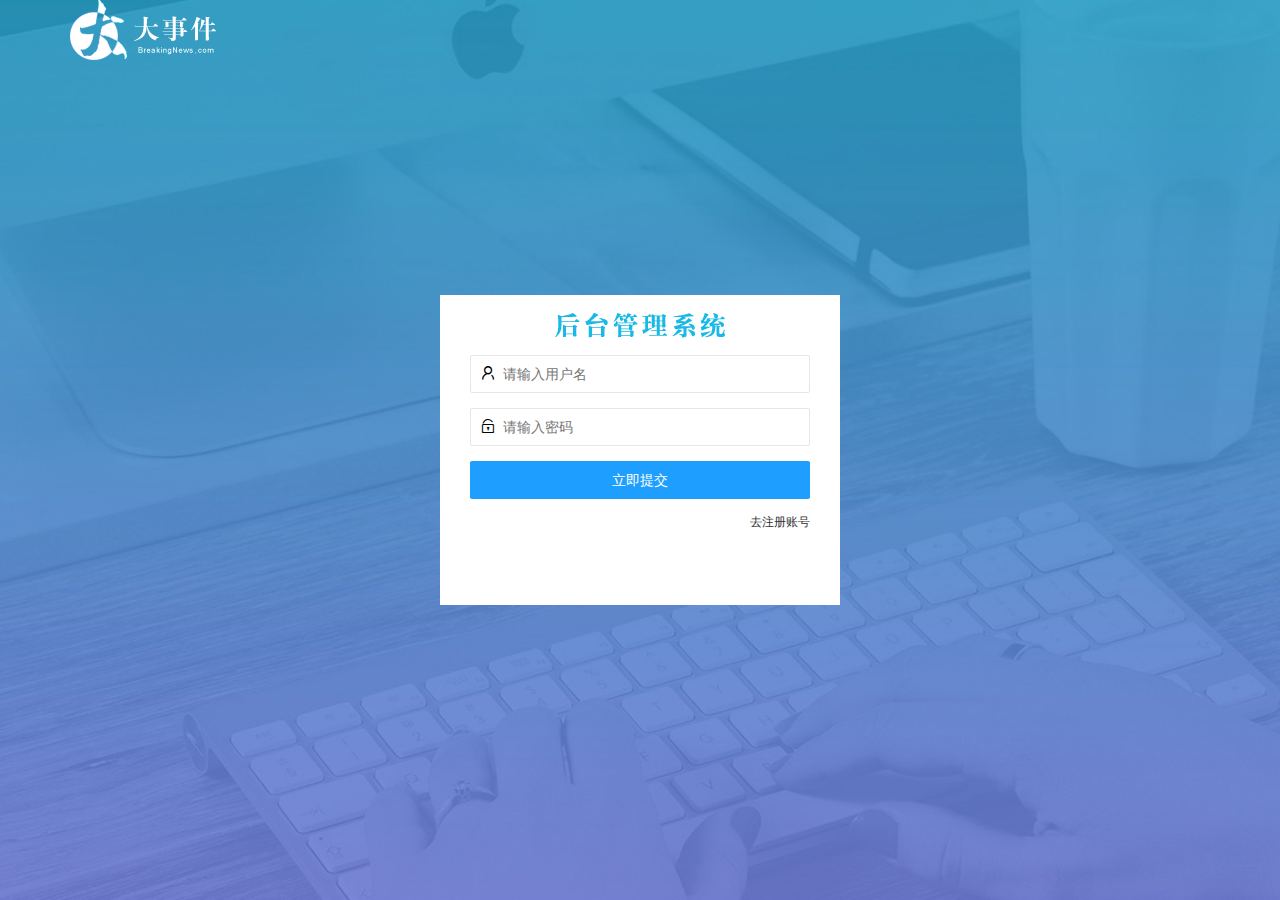
<file: login.html>
<!DOCTYPE html>
<html lang="en">

<head>
    <meta charset="UTF-8">
    <meta name="viewport" content="width=device-width, initial-scale=1.0">
    <title>登陆</title>
    <link rel="stylesheet" href="assets/lib/layui/css/layui.css">
    <link rel="stylesheet" href="assets/css/login.css">
    <script src="assets/lib/jquery.js"></script>
    <script src="assets/lib/layui/layui.all.js"></script>
    <script src="assets/js/baseApi.js"></script>
    <script src="assets/js/login.js"></script>
</head>

<body>
    <!-- 头部的 Logo 区域 -->
    <div class="layui-main">
        <img src="assets/images/logo.png" alt="" />
    </div>

    <!-- 登录注册区域 -->
    <div class="loginAndRegBox">
        <div class="title-box"></div>
        <!-- 登录表单 -->
        <div class="login-box">
            <!-- 输入框 -->
            <form class="layui-form" id="form_login">
                <div class="layui-form-item">
                    <i class="layui-icon layui-icon-username"></i>
                    <input type="text" name="username" required lay-verify="required" placeholder="请输入用户名"
                        autocomplete="off" class="layui-input">
                </div>
                <div class="layui-form-item">
                    <i class="layui-icon layui-icon-password"></i>
                    <input type="password" name="password" required lay-verify="required|pwd" placeholder="请输入密码"
                        autocomplete="off" class="layui-input">
                </div>
                <div class="layui-form-item">
                    <button class="layui-btn layui-btn-fluid layui-btn-normal" lay-submit>立即提交</button>
                </div>
                <div class="layui-form-item links">
                    <a href="javascript:;" id="link_login">去注册账号</a>
                </div>
            </form>

        </div>
        <!-- 注册表单 -->
        <div class="reg-box">
            <form class="layui-form" id="form_reg">
                <div class="layui-form-item">
                    <i class="layui-icon layui-icon-username"></i>
                    <input type="text" name="username" required lay-verify="required" placeholder="请输入用户名"
                        autocomplete="off" class="layui-input">
                </div>
                <div class="layui-form-item">
                    <i class="layui-icon layui-icon-password"></i>
                    <input type="password" name="password" required lay-verify="required|pwd" placeholder="请输入密码"
                        autocomplete="off" class="layui-input">
                </div>
                <div class="layui-form-item">
                    <i class="layui-icon layui-icon-password"></i>
                    <input type="password" name="repassword" required lay-verify="required|pwd|repwd"
                        placeholder="再次确认密码" autocomplete="off" class="layui-input">
                </div>
                <div class="layui-form-item">
                    <button class="layui-btn layui-btn-fluid layui-btn-normal" lay-submit>立即提交</button>
                </div>
                <div class="layui-form-item links">
                    <a href="javascript:;" id="link_reg">去登录</a>
                </div>
            </form>

        </div>
    </div>
</body>

</html>
</file>
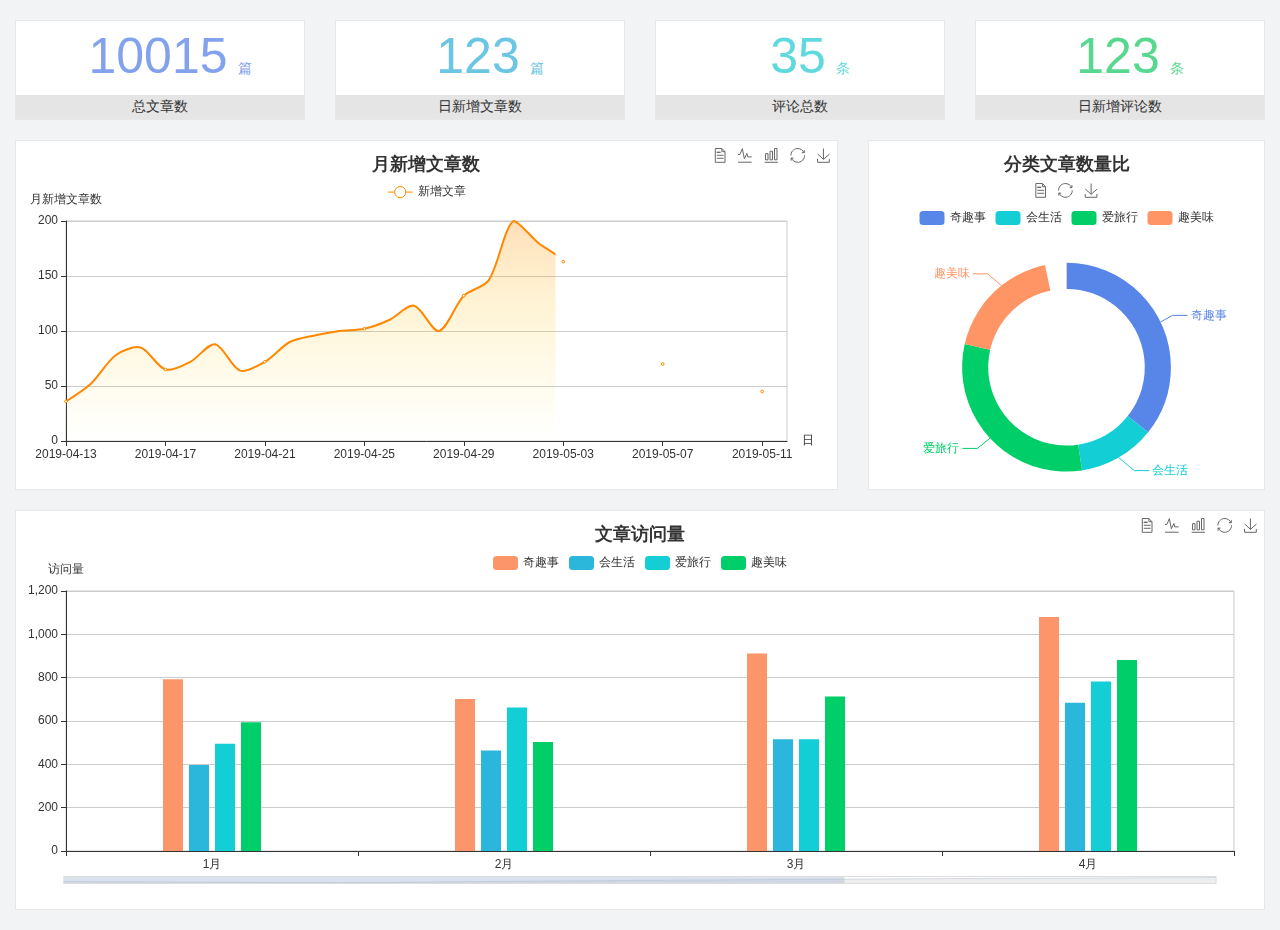
<file: home/dashboard.html>
<!DOCTYPE html>
<html lang="en">

<head>
  <meta charset="UTF-8">
  <meta name="viewport" content="width=device-width, initial-scale=1.0">
  <meta http-equiv="X-UA-Compatible" content="ie=edge">
  <title>图表统计</title>
  <link rel="stylesheet" href="../../assets/lib/bootstrap.css" />
  <link rel="stylesheet" href="../../assets/lib/main.css" />
  <script src="../../assets/lib/jquery.js"></script>
  <script type="text/javascript" src="../../assets/lib/echarts.min.js"></script>
</head>

<body>
  <div class="container-fluid">
    <div class="row spannel_list">
      <div class="col-sm-3 col-xs-6">
        <div class="spannel">
          <em>10015</em><span>篇</span>
          <b>总文章数</b>
        </div>
      </div>
      <div class="col-sm-3 col-xs-6">
        <div class="spannel scolor01">
          <em>123</em><span>篇</span>
          <b>日新增文章数</b>
        </div>
      </div>
      <div class="col-sm-3 col-xs-6">
        <div class="spannel scolor02">
          <em>35</em><span>条</span>
          <b>评论总数</b>
        </div>
      </div>
      <div class="col-sm-3 col-xs-6">
        <div class="spannel scolor03">
          <em>123</em><span>条</span>
          <b>日新增评论数</b>
        </div>
      </div>
    </div>
  </div>

  <div class="container-fluid">
    <div class="row curve-pie">
      <div class="col-lg-8 col-md-8">
        <div class="gragh_pannel" id="curve_show"></div>
      </div>
      <div class="col-lg-4 col-md-4">
        <div class="gragh_pannel" id="pie_show"></div>
      </div>
    </div>
  </div>

  <div class="container-fluid">
    <div class="column_pannel" id="column_show"></div>
  </div>

  <script>
    var oChart = echarts.init(document.getElementById('curve_show'));
    var aList_all = [
      { 'count': 36, 'date': '2019-04-13' },
      { 'count': 52, 'date': '2019-04-14' },
      { 'count': 78, 'date': '2019-04-15' },
      { 'count': 85, 'date': '2019-04-16' },
      { 'count': 65, 'date': '2019-04-17' },
      { 'count': 72, 'date': '2019-04-18' },
      { 'count': 88, 'date': '2019-04-19' },
      { 'count': 64, 'date': '2019-04-20' },
      { 'count': 72, 'date': '2019-04-21' },
      { 'count': 90, 'date': '2019-04-22' },
      { 'count': 96, 'date': '2019-04-23' },
      { 'count': 100, 'date': '2019-04-24' },
      { 'count': 102, 'date': '2019-04-25' },
      { 'count': 110, 'date': '2019-04-26' },
      { 'count': 123, 'date': '2019-04-27' },
      { 'count': 100, 'date': '2019-04-28' },
      { 'count': 132, 'date': '2019-04-29' },
      { 'count': 146, 'date': '2019-04-30' },
      { 'count': 200, 'date': '2019-05-01' },
      { 'count': 180, 'date': '2019-05-02' },
      { 'count': 163, 'date': '2019-05-03' },
      { 'count': 110, 'date': '2019-05-04' },
      { 'count': 80, 'date': '2019-05-05' },
      { 'count': 82, 'date': '2019-05-06' },
      { 'count': 70, 'date': '2019-05-07' },
      { 'count': 65, 'date': '2019-05-08' },
      { 'count': 54, 'date': '2019-05-09' },
      { 'count': 40, 'date': '2019-05-10' },
      { 'count': 45, 'date': '2019-05-11' },
      { 'count': 38, 'date': '2019-05-12' },
    ];

    let aCount = [];
    let aDate = [];

    for (var i = 0; i < aList_all.length; i++) {
      aCount.push(aList_all[i].count);
      aDate.push(aList_all[i].date);
    }

    var chartopt = {
      title: {
        text: '月新增文章数',
        left: 'center',
        top: '10'
      },
      tooltip: {
        trigger: 'axis'
      },
      legend: {
        data: ['新增文章'],
        top: '40'
      },
      toolbox: {
        show: true,
        feature: {
          mark: { show: true },
          dataView: { show: true, readOnly: false },
          magicType: { show: true, type: ['line', 'bar'] },
          restore: { show: true },
          saveAsImage: { show: true }
        }
      },
      calculable: true,
      xAxis: [
        {
          name: '日',
          type: 'category',
          boundaryGap: false,
          data: aDate
        }
      ],
      yAxis: [
        {
          name: '月新增文章数',
          type: 'value'
        }
      ],
      series: [
        {
          name: '新增文章',
          type: 'line',
          smooth: true,
          itemStyle: { normal: { areaStyle: { type: 'default' }, color: '#f80' }, lineStyle: { color: '#f80' } },
          data: aCount
        }],
      areaStyle: {
        normal: {
          color: new echarts.graphic.LinearGradient(0, 0, 0, 1, [{
            offset: 0,
            color: 'rgba(255,136,0,0.39)'
          }, {
            offset: .34,
            color: 'rgba(255,180,0,0.25)'
          }, {
            offset: 1,
            color: 'rgba(255,222,0,0.00)'
          }])

        }
      },
      grid: {
        show: true,
        x: 50,
        x2: 50,
        y: 80,
        height: 220
      }
    };

    oChart.setOption(chartopt);


    var oPie = echarts.init(document.getElementById('pie_show'));
    var oPieopt =
    {
      title: {
        top: 10,
        text: '分类文章数量比',
        x: 'center'
      },
      tooltip: {
        trigger: 'item',
        formatter: "{a} <br/>{b} : {c} ({d}%)"
      },
      color: ['#5885e8', '#13cfd5', '#00ce68', '#ff9565'],
      legend: {
        x: 'center',
        top: 65,
        data: ['奇趣事', '会生活', '爱旅行', '趣美味']
      },
      toolbox: {
        show: true,
        x: 'center',
        top: 35,
        feature: {
          mark: { show: true },
          dataView: { show: true, readOnly: false },
          magicType: {
            show: true,
            type: ['pie', 'funnel'],
            option: {
              funnel: {
                x: '25%',
                width: '50%',
                funnelAlign: 'left',
                max: 1548
              }
            }
          },
          restore: { show: true },
          saveAsImage: { show: true }
        }
      },
      calculable: true,
      series: [
        {
          name: '访问来源',
          type: 'pie',
          radius: ['45%', '60%'],
          center: ['50%', '65%'],
          data: [
            { value: 300, name: '奇趣事' },
            { value: 100, name: '会生活' },
            { value: 260, name: '爱旅行' },
            { value: 180, name: '趣美味' }
          ]
        }
      ]
    };
    oPie.setOption(oPieopt);



    var oColumn = this.echarts.init(document.getElementById('column_show'));
    var oColumnopt =
    {
      title: {
        text: '文章访问量',
        left: 'center',
        top: '10'
      },
      tooltip: {
        trigger: 'axis'
      },
      legend: {
        data: ['奇趣事', '会生活', '爱旅行', '趣美味'],
        top: '40'
      },
      toolbox: {
        show: true,
        feature: {
          mark: { show: true },
          dataView: { show: true, readOnly: false },
          magicType: { show: true, type: ['line', 'bar'] },
          restore: { show: true },
          saveAsImage: { show: true }
        }
      },
      calculable: true,
      xAxis: [
        {
          type: 'category',
          data: ['1月', '2月', '3月', '4月', '5月']
        }
      ],
      yAxis: [
        {
          name: '访问量',
          type: 'value'
        }
      ],
      series: [
        {
          name: '奇趣事',
          type: 'bar',
          barWidth: 20,
          itemStyle: {
            normal: { areaStyle: { type: 'default' }, color: '#fd956a' }
          },
          data: [800, 708, 920, 1090, 1200]
        },
        {
          name: '会生活',
          type: 'bar',
          barWidth: 20,
          itemStyle: {
            normal: { areaStyle: { type: 'default' }, color: '#2bb6db' }
          },
          data: [400, 468, 520, 690, 800]
        },
        {
          name: '爱旅行',
          type: 'bar',
          barWidth: 20,
          itemStyle: {
            normal: { areaStyle: { type: 'default' }, color: '#13cfd5' }
          },
          data: [500, 668, 520, 790, 900]
        },
        {
          name: '趣美味',
          type: 'bar',
          barWidth: 20,
          itemStyle: {
            normal: { areaStyle: { type: 'default' }, color: '#00ce68' }
          },
          data: [600, 508, 720, 890, 1000]
        }
      ],
      grid: {
        show: true,
        x: 50,
        x2: 30,
        y: 80,
        height: 260
      },
      dataZoom: [//给x轴设置滚动条
        {
          start: 0,//默认为0
          end: 100 - 1000 / 31,//默认为100
          type: 'slider',
          show: true,
          xAxisIndex: [0],
          handleSize: 0,//滑动条的 左右2个滑动条的大小
          height: 8,//组件高度
          left: 45, //左边的距离
          right: 50,//右边的距离
          bottom: 26,//右边的距离
          handleColor: '#ddd',//h滑动图标的颜色
          handleStyle: {
            borderColor: "#cacaca",
            borderWidth: "1",
            shadowBlur: 2,
            background: "#ddd",
            shadowColor: "#ddd",
          }
        }]
    };
    oColumn.setOption(oColumnopt);
  </script>
</body>

</html>
</file>
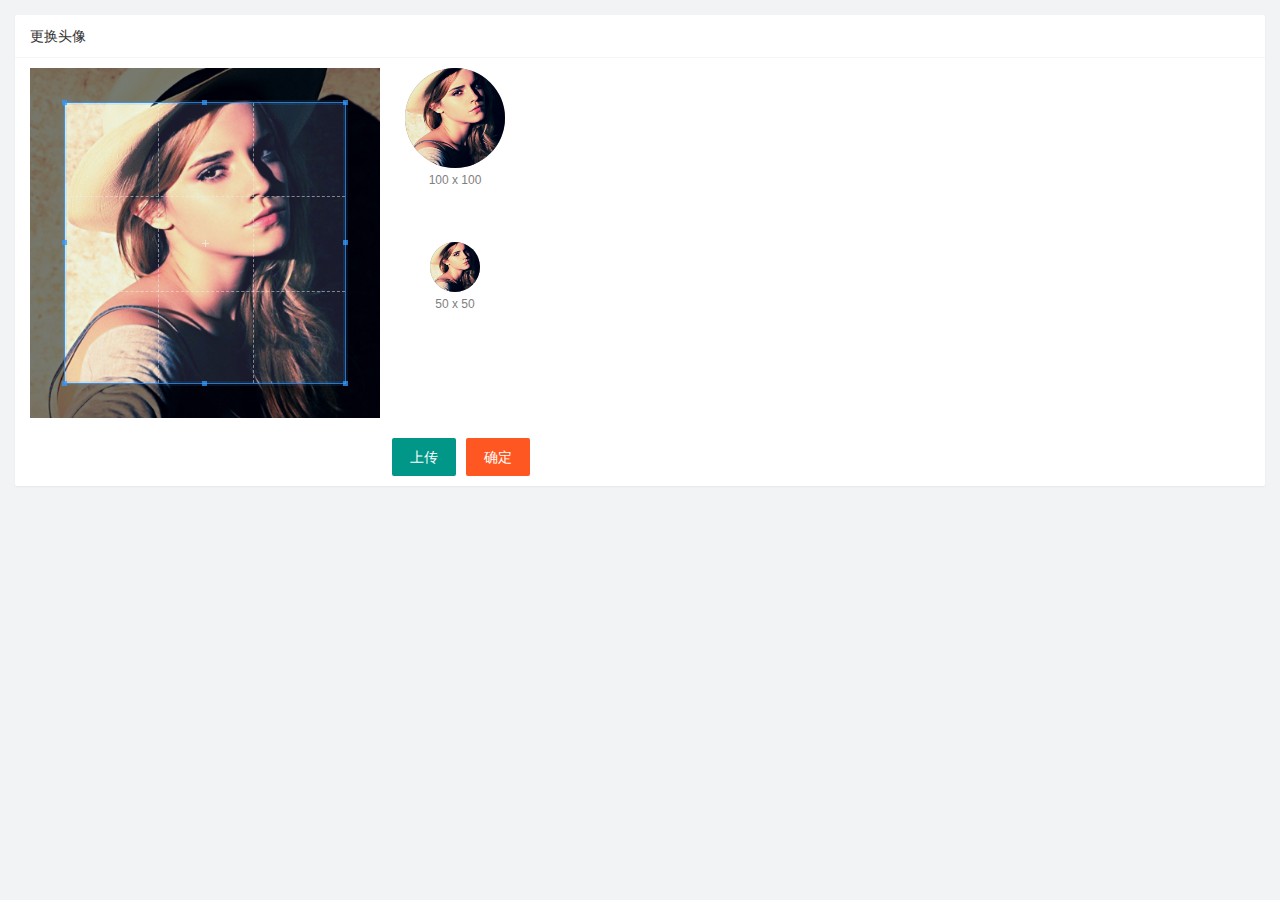
<file: user/user_avatar.html>
<!DOCTYPE html>
<html lang="en">

<head>
    <meta charset="UTF-8" />
    <meta name="viewport" content="width=device-width, initial-scale=1.0" />
    <title>Document</title>
    <link rel="stylesheet" href="/assets/lib/layui/css/layui.css" />
    <link rel="stylesheet" href="/assets/css/user/user_avatar.css" />
    <link rel="stylesheet" href="/assets/lib/cropper/cropper.css" />
</head>

<body>
    <!-- 卡片区域 -->
    <div class="layui-card">
        <div class="layui-card-header">更换头像</div>
        <div class="layui-card-body">
            <!-- 第一行的图片裁剪和预览区域 -->
            <div class="row1">
                <!-- 图片裁剪区域 -->
                <div class="cropper-box">
                    <!-- 这个 img 标签很重要，将来会把它初始化为裁剪区域 -->
                    <img id="image" src="/assets/images/sample.jpg" />
                </div>
                <!-- 图片的预览区域 -->
                <div class="preview-box">
                    <div>
                        <!-- 宽高为 100px 的预览区域 -->
                        <div class="img-preview w100"></div>
                        <p class="size">100 x 100</p>
                    </div>
                    <div>
                        <!-- 宽高为 50px 的预览区域 -->
                        <div class="img-preview w50"></div>
                        <p class="size">50 x 50</p>
                    </div>
                </div>
            </div>

            <!-- 第二行的按钮区域 -->
            <div class="row2">
                <!-- 通过accept属性，可以指定、允许用户选择什么类型的文件 -->
                <input type="file" id="file" accept="image/png,image/jpeg">
                <button type="button" class="layui-btn" id="btnChooseImage">上传</button>
                <button type="button" class="layui-btn layui-btn-danger" id="btnUpload">确定</button>
            </div>
        </div>
    </div>

    <script src="../assets/lib/layui/layui.all.js"></script>
    <script src="../assets/lib/jquery.js"></script>
    <script src="../assets/lib/cropper/Cropper.js"></script>
    <script src="../assets/lib/cropper/jquery-cropper.js"></script>
    <script src="../assets/js/baseApi.js"></script>
    <script src="../assets/js/user/user_avatar.js"></script>
</body>

</html>
</file>
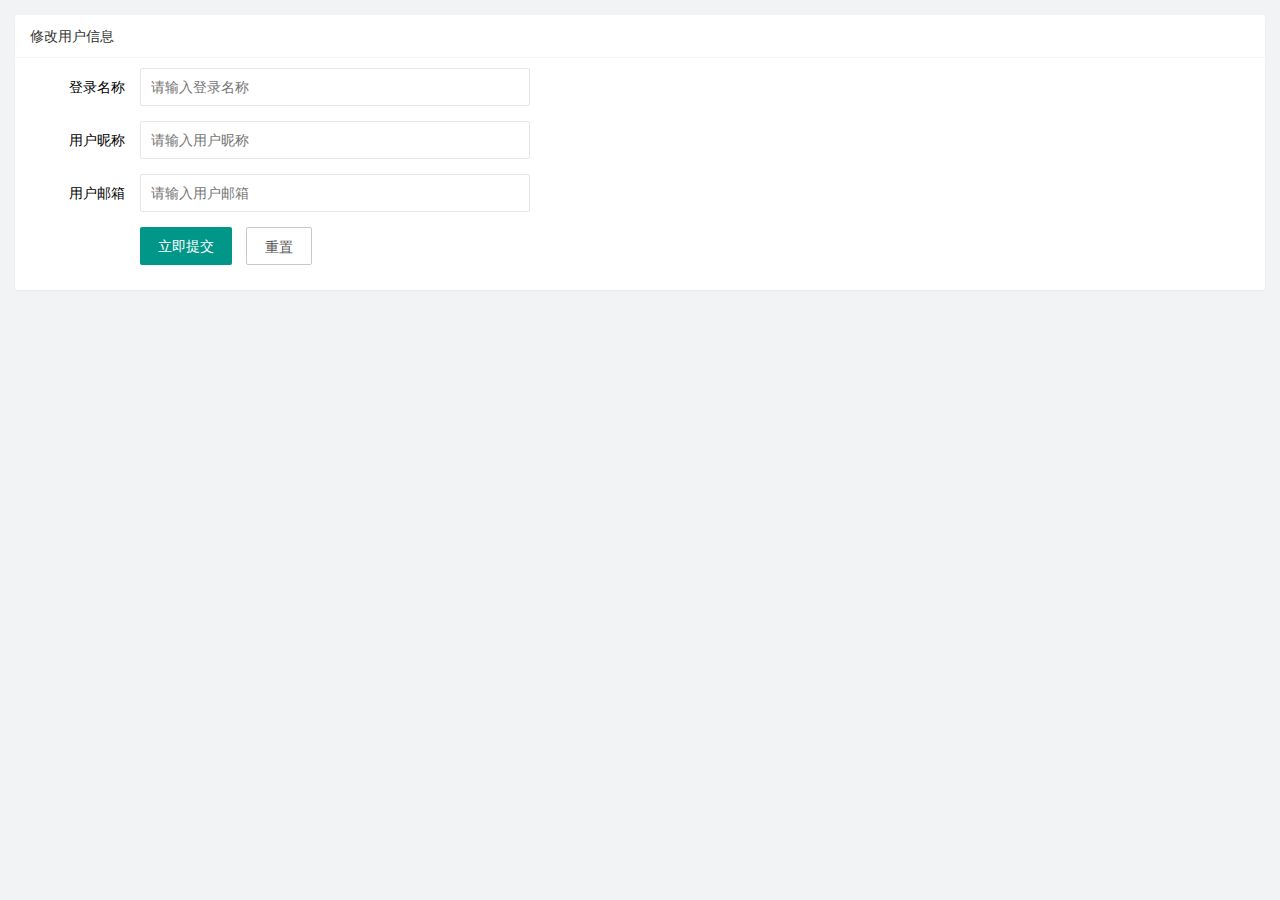
<file: user/user_info.html>
<!DOCTYPE html>
<html lang="en">

<head>
    <meta charset="UTF-8" />
    <meta name="viewport" content="width=device-width, initial-scale=1.0" />
    <title>Document</title>
    <!-- 导入 layui 的样式 -->
    <link rel="stylesheet" href="../assets/lib/layui/css/layui.css" />
    <!-- 导入自己的样式 -->
    <link rel="stylesheet" href="../assets/css/user/user_info.css" />
</head>

<body>
    <!-- 卡片区域 -->
    <div class="layui-card">
        <div class="layui-card-header">修改用户信息</div>
        <div class="layui-card-body">
            <form class="layui-form" lay-filter='formUserInfo'>
                <!-- 隐藏域 -->
                <input type="hidden" name="id">
                <div class="layui-form-item">
                    <label class="layui-form-label">登录名称</label>
                    <div class="layui-input-block">
                        <input type="text" name="username" required placeholder="请输入登录名称" autocomplete="off"
                            class="layui-input" readonly>
                    </div>
                </div>
                <div class="layui-form-item">
                    <label class="layui-form-label">用户昵称</label>
                    <div class="layui-input-block">
                        <input type="text" name="nickname" required lay-verify="required|nickname" placeholder="请输入用户昵称"
                            autocomplete="off" class="layui-input">
                    </div>
                </div>
                <div class="layui-form-item">
                    <label class="layui-form-label">用户邮箱</label>
                    <div class="layui-input-block">
                        <input type="text" name="email" required lay-verify="required|email" placeholder="请输入用户邮箱"
                            autocomplete="off" class="layui-input">
                    </div>
                </div>
                <div class="layui-form-item">
                    <div class="layui-input-block">
                        <button class="layui-btn" lay-submit lay-filter="formDemo">立即提交</button>
                        <button class="layui-btn layui-btn-primary" id="btnReset">重置</button>
                    </div>
                </div>
            </form>
        </div>
    </div>
    <!-- 引用js -->
    <script src="../assets/lib/jquery.js"></script>
    <script src="../assets/lib/layui/layui.all.js"></script>
    <script src="../assets/js/baseApi.js"></script>
    <script src="../assets/js/user/user_info.js"></script>
</body>

</html>
</file>
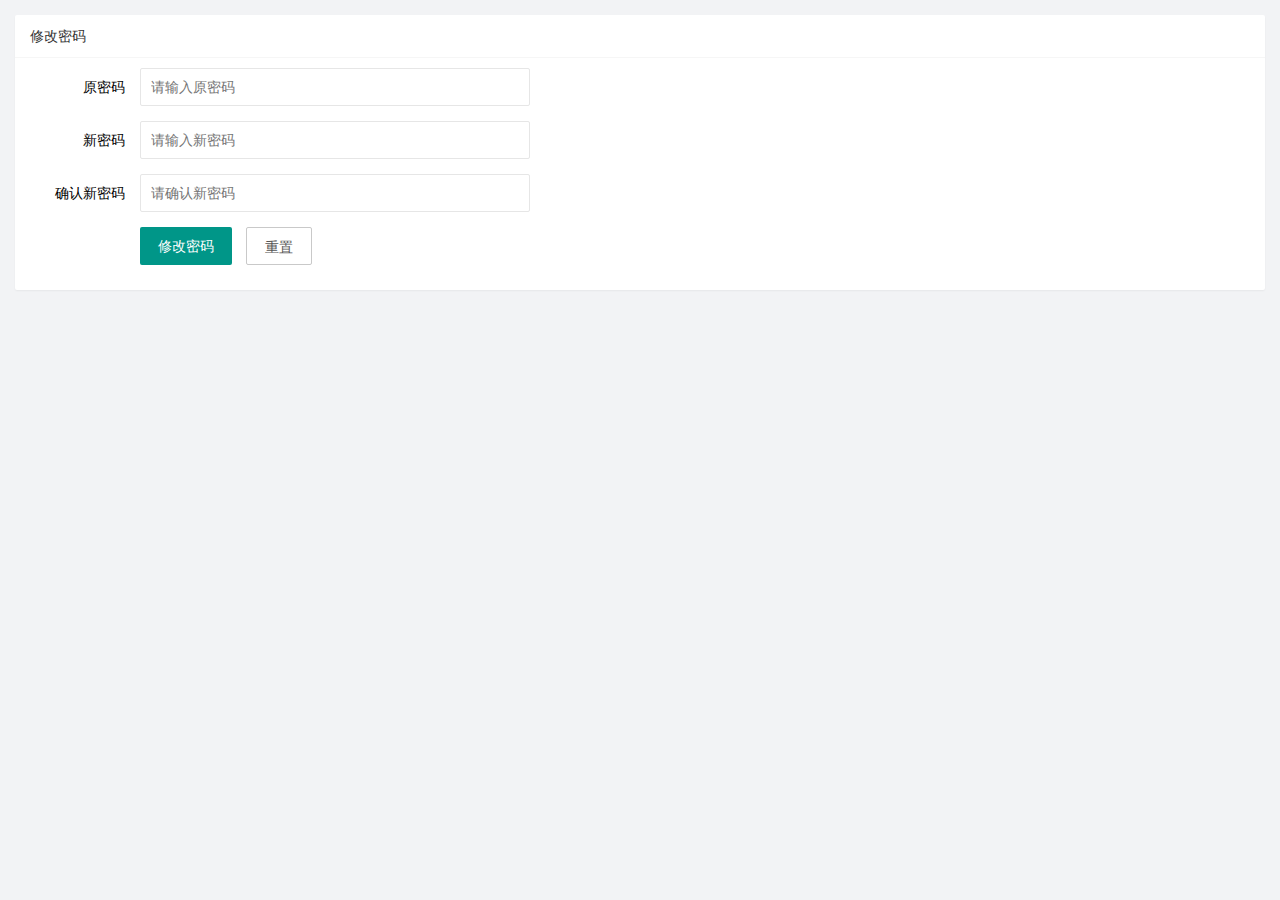
<file: user/user_pwd.html>
<!DOCTYPE html>
<html lang="en">

<head>
    <meta charset="UTF-8" />
    <meta name="viewport" content="width=device-width, initial-scale=1.0" />
    <title>Document</title>
    <!-- 导入 layui 的样式 -->
    <link rel="stylesheet" href="../assets/lib/layui/css/layui.css" />
    <!-- 导入自己的样式 -->
    <link rel="stylesheet" href="../assets/css/user/user_pwd.css" />
</head>

<body>
    <!-- 卡片区域 -->
    <div class="layui-card">
        <div class="layui-card-header">修改密码</div>
        <div class="layui-card-body">
            <form class="layui-form" lay-filter='formUserInfo'>
                <!-- 隐藏域 -->
                <!-- <input type="hidden" name="id"> -->
                <div class="layui-form-item">
                    <label class="layui-form-label">原密码</label>
                    <div class="layui-input-block">
                        <input type="password" name="oldPwd" required lay-verify="required|pwd" placeholder="请输入原密码"
                            autocomplete="off" class="layui-input">
                    </div>
                </div>
                <div class="layui-form-item">
                    <label class="layui-form-label">新密码</label>
                    <div class="layui-input-block">
                        <input type="password" name="newPwd" required lay-verify="required|pwd|samePwd"
                            placeholder="请输入新密码" autocomplete="off" class="layui-input">
                    </div>
                </div>
                <div class="layui-form-item">
                    <label class="layui-form-label">确认新密码</label>
                    <div class="layui-input-block">
                        <input type="password" name="rePwd" required lay-verify="required|pwd|rePwd"
                            placeholder="请确认新密码" autocomplete="off" class="layui-input">
                    </div>
                </div>
                <div class="layui-form-item">
                    <div class="layui-input-block">
                        <button class="layui-btn" lay-submit lay-filter="formDemo">修改密码</button>
                        <button class="layui-btn layui-btn-primary" id="btnReset">重置</button>
                    </div>
                </div>
            </form>
        </div>
    </div>
    <!-- 引用js -->
    <script src="../assets/lib/jquery.js"></script>
    <script src="../assets/lib/layui/layui.all.js"></script>
    <script src="../assets/js/baseApi.js"></script>
    <script src="../assets/js/user/user_pwd.js"></script>
</body>

</html>
</file>
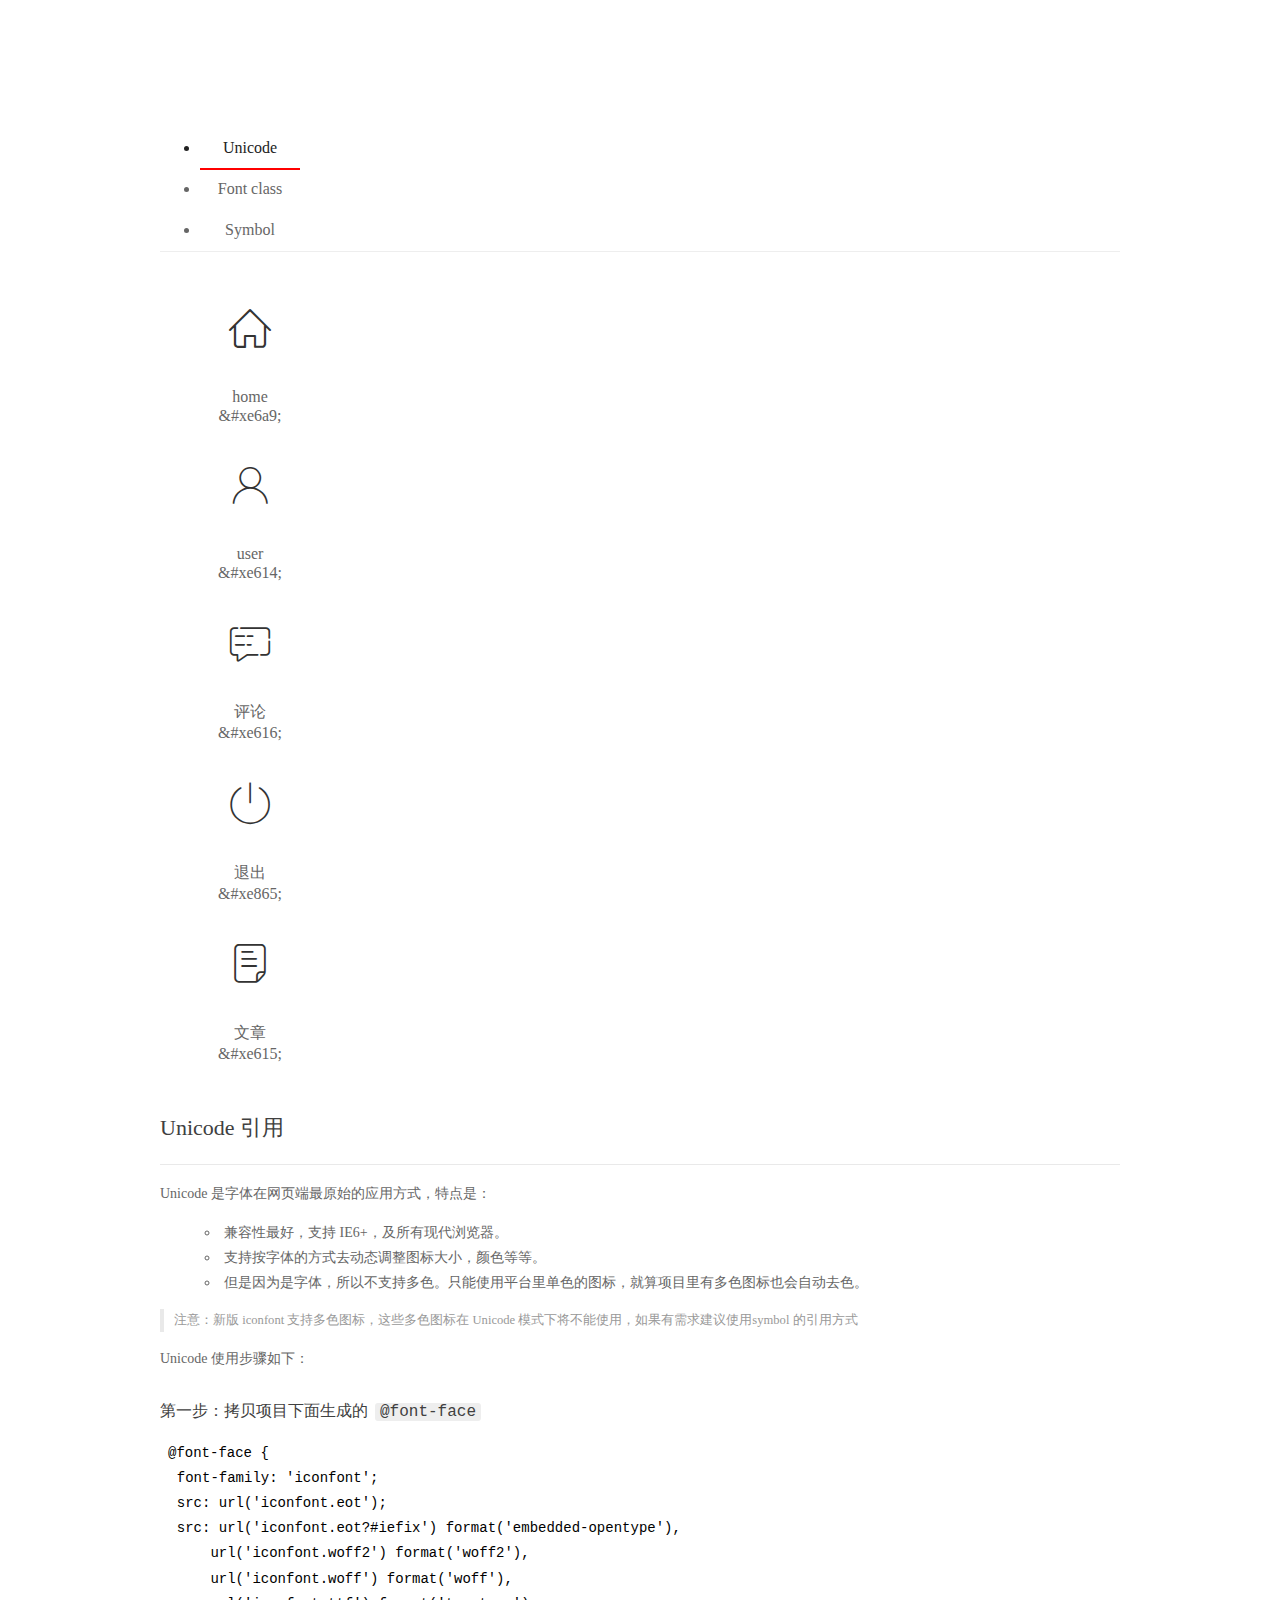
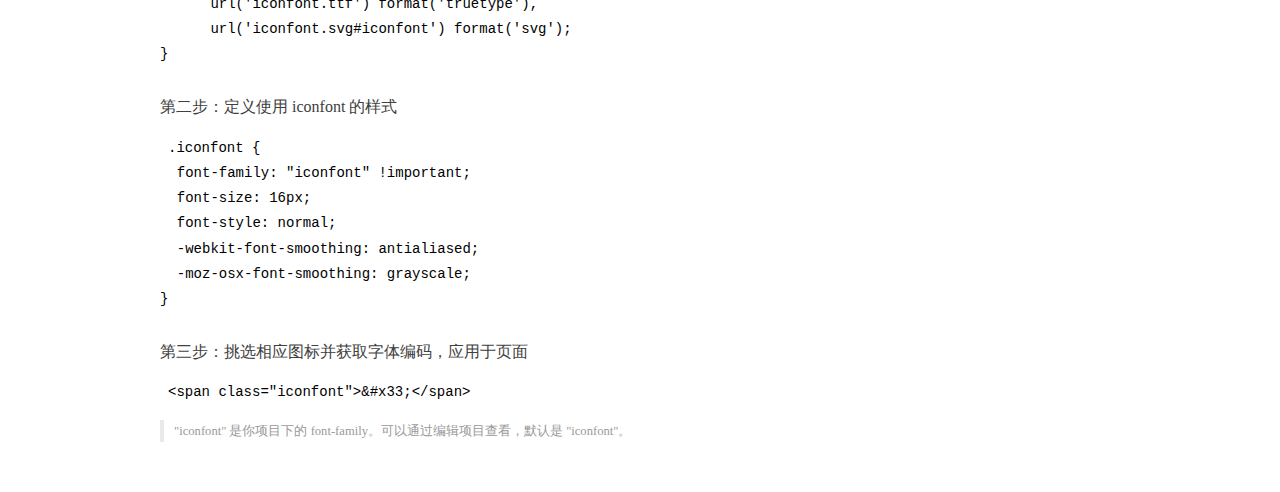
<file: assets/fonts/demo_index.html>
<!DOCTYPE html>
<html>
<head>
  <meta charset="utf-8"/>
  <title>IconFont Demo</title>
  <link rel="shortcut icon" href="https://gtms04.alicdn.com/tps/i4/TB1_oz6GVXXXXaFXpXXJDFnIXXX-64-64.ico" type="image/x-icon"/>
  <link rel="stylesheet" href="https://g.alicdn.com/thx/cube/1.3.2/cube.min.css">
  <link rel="stylesheet" href="demo.css">
  <link rel="stylesheet" href="iconfont.css">
  <script src="iconfont.js"></script>
  <!-- jQuery -->
  <script src="https://a1.alicdn.com/oss/uploads/2018/12/26/7bfddb60-08e8-11e9-9b04-53e73bb6408b.js"></script>
  <!-- 代码高亮 -->
  <script src="https://a1.alicdn.com/oss/uploads/2018/12/26/a3f714d0-08e6-11e9-8a15-ebf944d7534c.js"></script>
</head>
<body>
  <div class="main">
    <h1 class="logo"><a href="https://www.iconfont.cn/" title="iconfont 首页" target="_blank">&#xe86b;</a></h1>
    <div class="nav-tabs">
      <ul id="tabs" class="dib-box">
        <li class="dib active"><span>Unicode</span></li>
        <li class="dib"><span>Font class</span></li>
        <li class="dib"><span>Symbol</span></li>
      </ul>
      
    </div>
    <div class="tab-container">
      <div class="content unicode" style="display: block;">
          <ul class="icon_lists dib-box">
          
            <li class="dib">
              <span class="icon iconfont">&#xe6a9;</span>
                <div class="name">home</div>
                <div class="code-name">&amp;#xe6a9;</div>
              </li>
          
            <li class="dib">
              <span class="icon iconfont">&#xe614;</span>
                <div class="name">user</div>
                <div class="code-name">&amp;#xe614;</div>
              </li>
          
            <li class="dib">
              <span class="icon iconfont">&#xe616;</span>
                <div class="name">评论</div>
                <div class="code-name">&amp;#xe616;</div>
              </li>
          
            <li class="dib">
              <span class="icon iconfont">&#xe865;</span>
                <div class="name">退出</div>
                <div class="code-name">&amp;#xe865;</div>
              </li>
          
            <li class="dib">
              <span class="icon iconfont">&#xe615;</span>
                <div class="name">文章</div>
                <div class="code-name">&amp;#xe615;</div>
              </li>
          
          </ul>
          <div class="article markdown">
          <h2 id="unicode-">Unicode 引用</h2>
          <hr>

          <p>Unicode 是字体在网页端最原始的应用方式，特点是：</p>
          <ul>
            <li>兼容性最好，支持 IE6+，及所有现代浏览器。</li>
            <li>支持按字体的方式去动态调整图标大小，颜色等等。</li>
            <li>但是因为是字体，所以不支持多色。只能使用平台里单色的图标，就算项目里有多色图标也会自动去色。</li>
          </ul>
          <blockquote>
            <p>注意：新版 iconfont 支持多色图标，这些多色图标在 Unicode 模式下将不能使用，如果有需求建议使用symbol 的引用方式</p>
          </blockquote>
          <p>Unicode 使用步骤如下：</p>
          <h3 id="-font-face">第一步：拷贝项目下面生成的 <code>@font-face</code></h3>
<pre><code class="language-css"
>@font-face {
  font-family: 'iconfont';
  src: url('iconfont.eot');
  src: url('iconfont.eot?#iefix') format('embedded-opentype'),
      url('iconfont.woff2') format('woff2'),
      url('iconfont.woff') format('woff'),
      url('iconfont.ttf') format('truetype'),
      url('iconfont.svg#iconfont') format('svg');
}
</code></pre>
          <h3 id="-iconfont-">第二步：定义使用 iconfont 的样式</h3>
<pre><code class="language-css"
>.iconfont {
  font-family: "iconfont" !important;
  font-size: 16px;
  font-style: normal;
  -webkit-font-smoothing: antialiased;
  -moz-osx-font-smoothing: grayscale;
}
</code></pre>
          <h3 id="-">第三步：挑选相应图标并获取字体编码，应用于页面</h3>
<pre>
<code class="language-html"
>&lt;span class="iconfont"&gt;&amp;#x33;&lt;/span&gt;
</code></pre>
          <blockquote>
            <p>"iconfont" 是你项目下的 font-family。可以通过编辑项目查看，默认是 "iconfont"。</p>
          </blockquote>
          </div>
      </div>
      <div class="content font-class">
        <ul class="icon_lists dib-box">
          
          <li class="dib">
            <span class="icon iconfont icon-home"></span>
            <div class="name">
              home
            </div>
            <div class="code-name">.icon-home
            </div>
          </li>
          
          <li class="dib">
            <span class="icon iconfont icon-user"></span>
            <div class="name">
              user
            </div>
            <div class="code-name">.icon-user
            </div>
          </li>
          
          <li class="dib">
            <span class="icon iconfont icon-pinglun"></span>
            <div class="name">
              评论
            </div>
            <div class="code-name">.icon-pinglun
            </div>
          </li>
          
          <li class="dib">
            <span class="icon iconfont icon-tuichu"></span>
            <div class="name">
              退出
            </div>
            <div class="code-name">.icon-tuichu
            </div>
          </li>
          
          <li class="dib">
            <span class="icon iconfont icon-16"></span>
            <div class="name">
              文章
            </div>
            <div class="code-name">.icon-16
            </div>
          </li>
          
        </ul>
        <div class="article markdown">
        <h2 id="font-class-">font-class 引用</h2>
        <hr>

        <p>font-class 是 Unicode 使用方式的一种变种，主要是解决 Unicode 书写不直观，语意不明确的问题。</p>
        <p>与 Unicode 使用方式相比，具有如下特点：</p>
        <ul>
          <li>兼容性良好，支持 IE8+，及所有现代浏览器。</li>
          <li>相比于 Unicode 语意明确，书写更直观。可以很容易分辨这个 icon 是什么。</li>
          <li>因为使用 class 来定义图标，所以当要替换图标时，只需要修改 class 里面的 Unicode 引用。</li>
          <li>不过因为本质上还是使用的字体，所以多色图标还是不支持的。</li>
        </ul>
        <p>使用步骤如下：</p>
        <h3 id="-fontclass-">第一步：引入项目下面生成的 fontclass 代码：</h3>
<pre><code class="language-html">&lt;link rel="stylesheet" href="./iconfont.css"&gt;
</code></pre>
        <h3 id="-">第二步：挑选相应图标并获取类名，应用于页面：</h3>
<pre><code class="language-html">&lt;span class="iconfont icon-xxx"&gt;&lt;/span&gt;
</code></pre>
        <blockquote>
          <p>"
            iconfont" 是你项目下的 font-family。可以通过编辑项目查看，默认是 "iconfont"。</p>
        </blockquote>
      </div>
      </div>
      <div class="content symbol">
          <ul class="icon_lists dib-box">
          
            <li class="dib">
                <svg class="icon svg-icon" aria-hidden="true">
                  <use xlink:href="#icon-home"></use>
                </svg>
                <div class="name">home</div>
                <div class="code-name">#icon-home</div>
            </li>
          
            <li class="dib">
                <svg class="icon svg-icon" aria-hidden="true">
                  <use xlink:href="#icon-user"></use>
                </svg>
                <div class="name">user</div>
                <div class="code-name">#icon-user</div>
            </li>
          
            <li class="dib">
                <svg class="icon svg-icon" aria-hidden="true">
                  <use xlink:href="#icon-pinglun"></use>
                </svg>
                <div class="name">评论</div>
                <div class="code-name">#icon-pinglun</div>
            </li>
          
            <li class="dib">
                <svg class="icon svg-icon" aria-hidden="true">
                  <use xlink:href="#icon-tuichu"></use>
                </svg>
                <div class="name">退出</div>
                <div class="code-name">#icon-tuichu</div>
            </li>
          
            <li class="dib">
                <svg class="icon svg-icon" aria-hidden="true">
                  <use xlink:href="#icon-16"></use>
                </svg>
                <div class="name">文章</div>
                <div class="code-name">#icon-16</div>
            </li>
          
          </ul>
          <div class="article markdown">
          <h2 id="symbol-">Symbol 引用</h2>
          <hr>

          <p>这是一种全新的使用方式，应该说这才是未来的主流，也是平台目前推荐的用法。相关介绍可以参考这篇<a href="">文章</a>
            这种用法其实是做了一个 SVG 的集合，与另外两种相比具有如下特点：</p>
          <ul>
            <li>支持多色图标了，不再受单色限制。</li>
            <li>通过一些技巧，支持像字体那样，通过 <code>font-size</code>, <code>color</code> 来调整样式。</li>
            <li>兼容性较差，支持 IE9+，及现代浏览器。</li>
            <li>浏览器渲染 SVG 的性能一般，还不如 png。</li>
          </ul>
          <p>使用步骤如下：</p>
          <h3 id="-symbol-">第一步：引入项目下面生成的 symbol 代码：</h3>
<pre><code class="language-html">&lt;script src="./iconfont.js"&gt;&lt;/script&gt;
</code></pre>
          <h3 id="-css-">第二步：加入通用 CSS 代码（引入一次就行）：</h3>
<pre><code class="language-html">&lt;style&gt;
.icon {
  width: 1em;
  height: 1em;
  vertical-align: -0.15em;
  fill: currentColor;
  overflow: hidden;
}
&lt;/style&gt;
</code></pre>
          <h3 id="-">第三步：挑选相应图标并获取类名，应用于页面：</h3>
<pre><code class="language-html">&lt;svg class="icon" aria-hidden="true"&gt;
  &lt;use xlink:href="#icon-xxx"&gt;&lt;/use&gt;
&lt;/svg&gt;
</code></pre>
          </div>
      </div>

    </div>
  </div>
  <script>
  $(document).ready(function () {
      $('.tab-container .content:first').show()

      $('#tabs li').click(function (e) {
        var tabContent = $('.tab-container .content')
        var index = $(this).index()

        if ($(this).hasClass('active')) {
          return
        } else {
          $('#tabs li').removeClass('active')
          $(this).addClass('active')

          tabContent.hide().eq(index).fadeIn()
        }
      })
    })
  </script>
</body>
</html>
</file>
<file: assets/lib/layui/css/layui.css>
/** layui-v2.5.5 MIT License By https://www.layui.com */
 .layui-inline,img{display:inline-block;vertical-align:middle}h1,h2,h3,h4,h5,h6{font-weight:400}.layui-edge,.layui-header,.layui-inline,.layui-main{position:relative}.layui-body,.layui-edge,.layui-elip{overflow:hidden}.layui-btn,.layui-edge,.layui-inline,img{vertical-align:middle}.layui-btn,.layui-disabled,.layui-icon,.layui-unselect{-moz-user-select:none;-webkit-user-select:none;-ms-user-select:none}.layui-elip,.layui-form-checkbox span,.layui-form-pane .layui-form-label{text-overflow:ellipsis;white-space:nowrap}.layui-breadcrumb,.layui-tree-btnGroup{visibility:hidden}blockquote,body,button,dd,div,dl,dt,form,h1,h2,h3,h4,h5,h6,input,li,ol,p,pre,td,textarea,th,ul{margin:0;padding:0;-webkit-tap-highlight-color:rgba(0,0,0,0)}a:active,a:hover{outline:0}img{border:none}li{list-style:none}table{border-collapse:collapse;border-spacing:0}h4,h5,h6{font-size:100%}button,input,optgroup,option,select,textarea{font-family:inherit;font-size:inherit;font-style:inherit;font-weight:inherit;outline:0}pre{white-space:pre-wrap;white-space:-moz-pre-wrap;white-space:-pre-wrap;white-space:-o-pre-wrap;word-wrap:break-word}body{line-height:24px;font:14px Helvetica Neue,Helvetica,PingFang SC,Tahoma,Arial,sans-serif}hr{height:1px;margin:10px 0;border:0;clear:both}a{color:#333;text-decoration:none}a:hover{color:#777}a cite{font-style:normal;*cursor:pointer}.layui-border-box,.layui-border-box *{box-sizing:border-box}.layui-box,.layui-box *{box-sizing:content-box}.layui-clear{clear:both;*zoom:1}.layui-clear:after{content:'\20';clear:both;*zoom:1;display:block;height:0}.layui-inline{*display:inline;*zoom:1}.layui-edge{display:inline-block;width:0;height:0;border-width:6px;border-style:dashed;border-color:transparent}.layui-edge-top{top:-4px;border-bottom-color:#999;border-bottom-style:solid}.layui-edge-right{border-left-color:#999;border-left-style:solid}.layui-edge-bottom{top:2px;border-top-color:#999;border-top-style:solid}.layui-edge-left{border-right-color:#999;border-right-style:solid}.layui-disabled,.layui-disabled:hover{color:#d2d2d2!important;cursor:not-allowed!important}.layui-circle{border-radius:100%}.layui-show{display:block!important}.layui-hide{display:none!important}@font-face{font-family:layui-icon;src:url(../font/iconfont.eot?v=250);src:url(../font/iconfont.eot?v=250#iefix) format('embedded-opentype'),url(../font/iconfont.woff2?v=250) format('woff2'),url(../font/iconfont.woff?v=250) format('woff'),url(../font/iconfont.ttf?v=250) format('truetype'),url(../font/iconfont.svg?v=250#layui-icon) format('svg')}.layui-icon{font-family:layui-icon!important;font-size:16px;font-style:normal;-webkit-font-smoothing:antialiased;-moz-osx-font-smoothing:grayscale}.layui-icon-reply-fill:before{content:"\e611"}.layui-icon-set-fill:before{content:"\e614"}.layui-icon-menu-fill:before{content:"\e60f"}.layui-icon-search:before{content:"\e615"}.layui-icon-share:before{content:"\e641"}.layui-icon-set-sm:before{content:"\e620"}.layui-icon-engine:before{content:"\e628"}.layui-icon-close:before{content:"\1006"}.layui-icon-close-fill:before{content:"\1007"}.layui-icon-chart-screen:before{content:"\e629"}.layui-icon-star:before{content:"\e600"}.layui-icon-circle-dot:before{content:"\e617"}.layui-icon-chat:before{content:"\e606"}.layui-icon-release:before{content:"\e609"}.layui-icon-list:before{content:"\e60a"}.layui-icon-chart:before{content:"\e62c"}.layui-icon-ok-circle:before{content:"\1005"}.layui-icon-layim-theme:before{content:"\e61b"}.layui-icon-table:before{content:"\e62d"}.layui-icon-right:before{content:"\e602"}.layui-icon-left:before{content:"\e603"}.layui-icon-cart-simple:before{content:"\e698"}.layui-icon-face-cry:before{content:"\e69c"}.layui-icon-face-smile:before{content:"\e6af"}.layui-icon-survey:before{content:"\e6b2"}.layui-icon-tree:before{content:"\e62e"}.layui-icon-upload-circle:before{content:"\e62f"}.layui-icon-add-circle:before{content:"\e61f"}.layui-icon-download-circle:before{content:"\e601"}.layui-icon-templeate-1:before{content:"\e630"}.layui-icon-util:before{content:"\e631"}.layui-icon-face-surprised:before{content:"\e664"}.layui-icon-edit:before{content:"\e642"}.layui-icon-speaker:before{content:"\e645"}.layui-icon-down:before{content:"\e61a"}.layui-icon-file:before{content:"\e621"}.layui-icon-layouts:before{content:"\e632"}.layui-icon-rate-half:before{content:"\e6c9"}.layui-icon-add-circle-fine:before{content:"\e608"}.layui-icon-prev-circle:before{content:"\e633"}.layui-icon-read:before{content:"\e705"}.layui-icon-404:before{content:"\e61c"}.layui-icon-carousel:before{content:"\e634"}.layui-icon-help:before{content:"\e607"}.layui-icon-code-circle:before{content:"\e635"}.layui-icon-water:before{content:"\e636"}.layui-icon-username:before{content:"\e66f"}.layui-icon-find-fill:before{content:"\e670"}.layui-icon-about:before{content:"\e60b"}.layui-icon-location:before{content:"\e715"}.layui-icon-up:before{content:"\e619"}.layui-icon-pause:before{content:"\e651"}.layui-icon-date:before{content:"\e637"}.layui-icon-layim-uploadfile:before{content:"\e61d"}.layui-icon-delete:before{content:"\e640"}.layui-icon-play:before{content:"\e652"}.layui-icon-top:before{content:"\e604"}.layui-icon-friends:before{content:"\e612"}.layui-icon-refresh-3:before{content:"\e9aa"}.layui-icon-ok:before{content:"\e605"}.layui-icon-layer:before{content:"\e638"}.layui-icon-face-smile-fine:before{content:"\e60c"}.layui-icon-dollar:before{content:"\e659"}.layui-icon-group:before{content:"\e613"}.layui-icon-layim-download:before{content:"\e61e"}.layui-icon-picture-fine:before{content:"\e60d"}.layui-icon-link:before{content:"\e64c"}.layui-icon-diamond:before{content:"\e735"}.layui-icon-log:before{content:"\e60e"}.layui-icon-rate-solid:before{content:"\e67a"}.layui-icon-fonts-del:before{content:"\e64f"}.layui-icon-unlink:before{content:"\e64d"}.layui-icon-fonts-clear:before{content:"\e639"}.layui-icon-triangle-r:before{content:"\e623"}.layui-icon-circle:before{content:"\e63f"}.layui-icon-radio:before{content:"\e643"}.layui-icon-align-center:before{content:"\e647"}.layui-icon-align-right:before{content:"\e648"}.layui-icon-align-left:before{content:"\e649"}.layui-icon-loading-1:before{content:"\e63e"}.layui-icon-return:before{content:"\e65c"}.layui-icon-fonts-strong:before{content:"\e62b"}.layui-icon-upload:before{content:"\e67c"}.layui-icon-dialogue:before{content:"\e63a"}.layui-icon-video:before{content:"\e6ed"}.layui-icon-headset:before{content:"\e6fc"}.layui-icon-cellphone-fine:before{content:"\e63b"}.layui-icon-add-1:before{content:"\e654"}.layui-icon-face-smile-b:before{content:"\e650"}.layui-icon-fonts-html:before{content:"\e64b"}.layui-icon-form:before{content:"\e63c"}.layui-icon-cart:before{content:"\e657"}.layui-icon-camera-fill:before{content:"\e65d"}.layui-icon-tabs:before{content:"\e62a"}.layui-icon-fonts-code:before{content:"\e64e"}.layui-icon-fire:before{content:"\e756"}.layui-icon-set:before{content:"\e716"}.layui-icon-fonts-u:before{content:"\e646"}.layui-icon-triangle-d:before{content:"\e625"}.layui-icon-tips:before{content:"\e702"}.layui-icon-picture:before{content:"\e64a"}.layui-icon-more-vertical:before{content:"\e671"}.layui-icon-flag:before{content:"\e66c"}.layui-icon-loading:before{content:"\e63d"}.layui-icon-fonts-i:before{content:"\e644"}.layui-icon-refresh-1:before{content:"\e666"}.layui-icon-rmb:before{content:"\e65e"}.layui-icon-home:before{content:"\e68e"}.layui-icon-user:before{content:"\e770"}.layui-icon-notice:before{content:"\e667"}.layui-icon-login-weibo:before{content:"\e675"}.layui-icon-voice:before{content:"\e688"}.layui-icon-upload-drag:before{content:"\e681"}.layui-icon-login-qq:before{content:"\e676"}.layui-icon-snowflake:before{content:"\e6b1"}.layui-icon-file-b:before{content:"\e655"}.layui-icon-template:before{content:"\e663"}.layui-icon-auz:before{content:"\e672"}.layui-icon-console:before{content:"\e665"}.layui-icon-app:before{content:"\e653"}.layui-icon-prev:before{content:"\e65a"}.layui-icon-website:before{content:"\e7ae"}.layui-icon-next:before{content:"\e65b"}.layui-icon-component:before{content:"\e857"}.layui-icon-more:before{content:"\e65f"}.layui-icon-login-wechat:before{content:"\e677"}.layui-icon-shrink-right:before{content:"\e668"}.layui-icon-spread-left:before{content:"\e66b"}.layui-icon-camera:before{content:"\e660"}.layui-icon-note:before{content:"\e66e"}.layui-icon-refresh:before{content:"\e669"}.layui-icon-female:before{content:"\e661"}.layui-icon-male:before{content:"\e662"}.layui-icon-password:before{content:"\e673"}.layui-icon-senior:before{content:"\e674"}.layui-icon-theme:before{content:"\e66a"}.layui-icon-tread:before{content:"\e6c5"}.layui-icon-praise:before{content:"\e6c6"}.layui-icon-star-fill:before{content:"\e658"}.layui-icon-rate:before{content:"\e67b"}.layui-icon-template-1:before{content:"\e656"}.layui-icon-vercode:before{content:"\e679"}.layui-icon-cellphone:before{content:"\e678"}.layui-icon-screen-full:before{content:"\e622"}.layui-icon-screen-restore:before{content:"\e758"}.layui-icon-cols:before{content:"\e610"}.layui-icon-export:before{content:"\e67d"}.layui-icon-print:before{content:"\e66d"}.layui-icon-slider:before{content:"\e714"}.layui-icon-addition:before{content:"\e624"}.layui-icon-subtraction:before{content:"\e67e"}.layui-icon-service:before{content:"\e626"}.layui-icon-transfer:before{content:"\e691"}.layui-main{width:1140px;margin:0 auto}.layui-header{z-index:1000;height:60px}.layui-header a:hover{transition:all .5s;-webkit-transition:all .5s}.layui-side{position:fixed;left:0;top:0;bottom:0;z-index:999;width:200px;overflow-x:hidden}.layui-side-scroll{position:relative;width:220px;height:100%;overflow-x:hidden}.layui-body{position:absolute;left:200px;right:0;top:0;bottom:0;z-index:998;width:auto;overflow-y:auto;box-sizing:border-box}.layui-layout-body{overflow:hidden}.layui-layout-admin .layui-header{background-color:#23262E}.layui-layout-admin .layui-side{top:60px;width:200px;overflow-x:hidden}.layui-layout-admin .layui-body{position:fixed;top:60px;bottom:44px}.layui-layout-admin .layui-main{width:auto;margin:0 15px}.layui-layout-admin .layui-footer{position:fixed;left:200px;right:0;bottom:0;height:44px;line-height:44px;padding:0 15px;background-color:#eee}.layui-layout-admin .layui-logo{position:absolute;left:0;top:0;width:200px;height:100%;line-height:60px;text-align:center;color:#009688;font-size:16px}.layui-layout-admin .layui-header .layui-nav{background:0 0}.layui-layout-left{position:absolute!important;left:200px;top:0}.layui-layout-right{position:absolute!important;right:0;top:0}.layui-container{position:relative;margin:0 auto;padding:0 15px;box-sizing:border-box}.layui-fluid{position:relative;margin:0 auto;padding:0 15px}.layui-row:after,.layui-row:before{content:'';display:block;clear:both}.layui-col-lg1,.layui-col-lg10,.layui-col-lg11,.layui-col-lg12,.layui-col-lg2,.layui-col-lg3,.layui-col-lg4,.layui-col-lg5,.layui-col-lg6,.layui-col-lg7,.layui-col-lg8,.layui-col-lg9,.layui-col-md1,.layui-col-md10,.layui-col-md11,.layui-col-md12,.layui-col-md2,.layui-col-md3,.layui-col-md4,.layui-col-md5,.layui-col-md6,.layui-col-md7,.layui-col-md8,.layui-col-md9,.layui-col-sm1,.layui-col-sm10,.layui-col-sm11,.layui-col-sm12,.layui-col-sm2,.layui-col-sm3,.layui-col-sm4,.layui-col-sm5,.layui-col-sm6,.layui-col-sm7,.layui-col-sm8,.layui-col-sm9,.layui-col-xs1,.layui-col-xs10,.layui-col-xs11,.layui-col-xs12,.layui-col-xs2,.layui-col-xs3,.layui-col-xs4,.layui-col-xs5,.layui-col-xs6,.layui-col-xs7,.layui-col-xs8,.layui-col-xs9{position:relative;display:block;box-sizing:border-box}.layui-col-xs1,.layui-col-xs10,.layui-col-xs11,.layui-col-xs12,.layui-col-xs2,.layui-col-xs3,.layui-col-xs4,.layui-col-xs5,.layui-col-xs6,.layui-col-xs7,.layui-col-xs8,.layui-col-xs9{float:left}.layui-col-xs1{width:8.33333333%}.layui-col-xs2{width:16.66666667%}.layui-col-xs3{width:25%}.layui-col-xs4{width:33.33333333%}.layui-col-xs5{width:41.66666667%}.layui-col-xs6{width:50%}.layui-col-xs7{width:58.33333333%}.layui-col-xs8{width:66.66666667%}.layui-col-xs9{width:75%}.layui-col-xs10{width:83.33333333%}.layui-col-xs11{width:91.66666667%}.layui-col-xs12{width:100%}.layui-col-xs-offset1{margin-left:8.33333333%}.layui-col-xs-offset2{margin-left:16.66666667%}.layui-col-xs-offset3{margin-left:25%}.layui-col-xs-offset4{margin-left:33.33333333%}.layui-col-xs-offset5{margin-left:41.66666667%}.layui-col-xs-offset6{margin-left:50%}.layui-col-xs-offset7{margin-left:58.33333333%}.layui-col-xs-offset8{margin-left:66.66666667%}.layui-col-xs-offset9{margin-left:75%}.layui-col-xs-offset10{margin-left:83.33333333%}.layui-col-xs-offset11{margin-left:91.66666667%}.layui-col-xs-offset12{margin-left:100%}@media screen and (max-width:768px){.layui-hide-xs{display:none!important}.layui-show-xs-block{display:block!important}.layui-show-xs-inline{display:inline!important}.layui-show-xs-inline-block{display:inline-block!important}}@media screen and (min-width:768px){.layui-container{width:750px}.layui-hide-sm{display:none!important}.layui-show-sm-block{display:block!important}.layui-show-sm-inline{display:inline!important}.layui-show-sm-inline-block{display:inline-block!important}.layui-col-sm1,.layui-col-sm10,.layui-col-sm11,.layui-col-sm12,.layui-col-sm2,.layui-col-sm3,.layui-col-sm4,.layui-col-sm5,.layui-col-sm6,.layui-col-sm7,.layui-col-sm8,.layui-col-sm9{float:left}.layui-col-sm1{width:8.33333333%}.layui-col-sm2{width:16.66666667%}.layui-col-sm3{width:25%}.layui-col-sm4{width:33.33333333%}.layui-col-sm5{width:41.66666667%}.layui-col-sm6{width:50%}.layui-col-sm7{width:58.33333333%}.layui-col-sm8{width:66.66666667%}.layui-col-sm9{width:75%}.layui-col-sm10{width:83.33333333%}.layui-col-sm11{width:91.66666667%}.layui-col-sm12{width:100%}.layui-col-sm-offset1{margin-left:8.33333333%}.layui-col-sm-offset2{margin-left:16.66666667%}.layui-col-sm-offset3{margin-left:25%}.layui-col-sm-offset4{margin-left:33.33333333%}.layui-col-sm-offset5{margin-left:41.66666667%}.layui-col-sm-offset6{margin-left:50%}.layui-col-sm-offset7{margin-left:58.33333333%}.layui-col-sm-offset8{margin-left:66.66666667%}.layui-col-sm-offset9{margin-left:75%}.layui-col-sm-offset10{margin-left:83.33333333%}.layui-col-sm-offset11{margin-left:91.66666667%}.layui-col-sm-offset12{margin-left:100%}}@media screen and (min-width:992px){.layui-container{width:970px}.layui-hide-md{display:none!important}.layui-show-md-block{display:block!important}.layui-show-md-inline{display:inline!important}.layui-show-md-inline-block{display:inline-block!important}.layui-col-md1,.layui-col-md10,.layui-col-md11,.layui-col-md12,.layui-col-md2,.layui-col-md3,.layui-col-md4,.layui-col-md5,.layui-col-md6,.layui-col-md7,.layui-col-md8,.layui-col-md9{float:left}.layui-col-md1{width:8.33333333%}.layui-col-md2{width:16.66666667%}.layui-col-md3{width:25%}.layui-col-md4{width:33.33333333%}.layui-col-md5{width:41.66666667%}.layui-col-md6{width:50%}.layui-col-md7{width:58.33333333%}.layui-col-md8{width:66.66666667%}.layui-col-md9{width:75%}.layui-col-md10{width:83.33333333%}.layui-col-md11{width:91.66666667%}.layui-col-md12{width:100%}.layui-col-md-offset1{margin-left:8.33333333%}.layui-col-md-offset2{margin-left:16.66666667%}.layui-col-md-offset3{margin-left:25%}.layui-col-md-offset4{margin-left:33.33333333%}.layui-col-md-offset5{margin-left:41.66666667%}.layui-col-md-offset6{margin-left:50%}.layui-col-md-offset7{margin-left:58.33333333%}.layui-col-md-offset8{margin-left:66.66666667%}.layui-col-md-offset9{margin-left:75%}.layui-col-md-offset10{margin-left:83.33333333%}.layui-col-md-offset11{margin-left:91.66666667%}.layui-col-md-offset12{margin-left:100%}}@media screen and (min-width:1200px){.layui-container{width:1170px}.layui-hide-lg{display:none!important}.layui-show-lg-block{display:block!important}.layui-show-lg-inline{display:inline!important}.layui-show-lg-inline-block{display:inline-block!important}.layui-col-lg1,.layui-col-lg10,.layui-col-lg11,.layui-col-lg12,.layui-col-lg2,.layui-col-lg3,.layui-col-lg4,.layui-col-lg5,.layui-col-lg6,.layui-col-lg7,.layui-col-lg8,.layui-col-lg9{float:left}.layui-col-lg1{width:8.33333333%}.layui-col-lg2{width:16.66666667%}.layui-col-lg3{width:25%}.layui-col-lg4{width:33.33333333%}.layui-col-lg5{width:41.66666667%}.layui-col-lg6{width:50%}.layui-col-lg7{width:58.33333333%}.layui-col-lg8{width:66.66666667%}.layui-col-lg9{width:75%}.layui-col-lg10{width:83.33333333%}.layui-col-lg11{width:91.66666667%}.layui-col-lg12{width:100%}.layui-col-lg-offset1{margin-left:8.33333333%}.layui-col-lg-offset2{margin-left:16.66666667%}.layui-col-lg-offset3{margin-left:25%}.layui-col-lg-offset4{margin-left:33.33333333%}.layui-col-lg-offset5{margin-left:41.66666667%}.layui-col-lg-offset6{margin-left:50%}.layui-col-lg-offset7{margin-left:58.33333333%}.layui-col-lg-offset8{margin-left:66.66666667%}.layui-col-lg-offset9{margin-left:75%}.layui-col-lg-offset10{margin-left:83.33333333%}.layui-col-lg-offset11{margin-left:91.66666667%}.layui-col-lg-offset12{margin-left:100%}}.layui-col-space1{margin:-.5px}.layui-col-space1>*{padding:.5px}.layui-col-space3{margin:-1.5px}.layui-col-space3>*{padding:1.5px}.layui-col-space5{margin:-2.5px}.layui-col-space5>*{padding:2.5px}.layui-col-space8{margin:-3.5px}.layui-col-space8>*{padding:3.5px}.layui-col-space10{margin:-5px}.layui-col-space10>*{padding:5px}.layui-col-space12{margin:-6px}.layui-col-space12>*{padding:6px}.layui-col-space15{margin:-7.5px}.layui-col-space15>*{padding:7.5px}.layui-col-space18{margin:-9px}.layui-col-space18>*{padding:9px}.layui-col-space20{margin:-10px}.layui-col-space20>*{padding:10px}.layui-col-space22{margin:-11px}.layui-col-space22>*{padding:11px}.layui-col-space25{margin:-12.5px}.layui-col-space25>*{padding:12.5px}.layui-col-space30{margin:-15px}.layui-col-space30>*{padding:15px}.layui-btn,.layui-input,.layui-select,.layui-textarea,.layui-upload-button{outline:0;-webkit-appearance:none;transition:all .3s;-webkit-transition:all .3s;box-sizing:border-box}.layui-elem-quote{margin-bottom:10px;padding:15px;line-height:22px;border-left:5px solid #009688;border-radius:0 2px 2px 0;background-color:#f2f2f2}.layui-quote-nm{border-style:solid;border-width:1px 1px 1px 5px;background:0 0}.layui-elem-field{margin-bottom:10px;padding:0;border-width:1px;border-style:solid}.layui-elem-field legend{margin-left:20px;padding:0 10px;font-size:20px;font-weight:300}.layui-field-title{margin:10px 0 20px;border-width:1px 0 0}.layui-field-box{padding:10px 15px}.layui-field-title .layui-field-box{padding:10px 0}.layui-progress{position:relative;height:6px;border-radius:20px;background-color:#e2e2e2}.layui-progress-bar{position:absolute;left:0;top:0;width:0;max-width:100%;height:6px;border-radius:20px;text-align:right;background-color:#5FB878;transition:all .3s;-webkit-transition:all .3s}.layui-progress-big,.layui-progress-big .layui-progress-bar{height:18px;line-height:18px}.layui-progress-text{position:relative;top:-20px;line-height:18px;font-size:12px;color:#666}.layui-progress-big .layui-progress-text{position:static;padding:0 10px;color:#fff}.layui-collapse{border-width:1px;border-style:solid;border-radius:2px}.layui-colla-content,.layui-colla-item{border-top-width:1px;border-top-style:solid}.layui-colla-item:first-child{border-top:none}.layui-colla-title{position:relative;height:42px;line-height:42px;padding:0 15px 0 35px;color:#333;background-color:#f2f2f2;cursor:pointer;font-size:14px;overflow:hidden}.layui-colla-content{display:none;padding:10px 15px;line-height:22px;color:#666}.layui-colla-icon{position:absolute;left:15px;top:0;font-size:14px}.layui-card{margin-bottom:15px;border-radius:2px;background-color:#fff;box-shadow:0 1px 2px 0 rgba(0,0,0,.05)}.layui-card:last-child{margin-bottom:0}.layui-card-header{position:relative;height:42px;line-height:42px;padding:0 15px;border-bottom:1px solid #f6f6f6;color:#333;border-radius:2px 2px 0 0;font-size:14px}.layui-bg-black,.layui-bg-blue,.layui-bg-cyan,.layui-bg-green,.layui-bg-orange,.layui-bg-red{color:#fff!important}.layui-card-body{position:relative;padding:10px 15px;line-height:24px}.layui-card-body[pad15]{padding:15px}.layui-card-body[pad20]{padding:20px}.layui-card-body .layui-table{margin:5px 0}.layui-card .layui-tab{margin:0}.layui-panel-window{position:relative;padding:15px;border-radius:0;border-top:5px solid #E6E6E6;background-color:#fff}.layui-auxiliar-moving{position:fixed;left:0;right:0;top:0;bottom:0;width:100%;height:100%;background:0 0;z-index:9999999999}.layui-form-label,.layui-form-mid,.layui-form-select,.layui-input-block,.layui-input-inline,.layui-textarea{position:relative}.layui-bg-red{background-color:#FF5722!important}.layui-bg-orange{background-color:#FFB800!important}.layui-bg-green{background-color:#009688!important}.layui-bg-cyan{background-color:#2F4056!important}.layui-bg-blue{background-color:#1E9FFF!important}.layui-bg-black{background-color:#393D49!important}.layui-bg-gray{background-color:#eee!important;color:#666!important}.layui-badge-rim,.layui-colla-content,.layui-colla-item,.layui-collapse,.layui-elem-field,.layui-form-pane .layui-form-item[pane],.layui-form-pane .layui-form-label,.layui-input,.layui-layedit,.layui-layedit-tool,.layui-quote-nm,.layui-select,.layui-tab-bar,.layui-tab-card,.layui-tab-title,.layui-tab-title .layui-this:after,.layui-textarea{border-color:#e6e6e6}.layui-timeline-item:before,hr{background-color:#e6e6e6}.layui-text{line-height:22px;font-size:14px;color:#666}.layui-text h1,.layui-text h2,.layui-text h3{font-weight:500;color:#333}.layui-text h1{font-size:30px}.layui-text h2{font-size:24px}.layui-text h3{font-size:18px}.layui-text a:not(.layui-btn){color:#01AAED}.layui-text a:not(.layui-btn):hover{text-decoration:underline}.layui-text ul{padding:5px 0 5px 15px}.layui-text ul li{margin-top:5px;list-style-type:disc}.layui-text em,.layui-word-aux{color:#999!important;padding:0 5px!important}.layui-btn{display:inline-block;height:38px;line-height:38px;padding:0 18px;background-color:#009688;color:#fff;white-space:nowrap;text-align:center;font-size:14px;border:none;border-radius:2px;cursor:pointer}.layui-btn:hover{opacity:.8;filter:alpha(opacity=80);color:#fff}.layui-btn:active{opacity:1;filter:alpha(opacity=100)}.layui-btn+.layui-btn{margin-left:10px}.layui-btn-container{font-size:0}.layui-btn-container .layui-btn{margin-right:10px;margin-bottom:10px}.layui-btn-container .layui-btn+.layui-btn{margin-left:0}.layui-table .layui-btn-container .layui-btn{margin-bottom:9px}.layui-btn-radius{border-radius:100px}.layui-btn .layui-icon{margin-right:3px;font-size:18px;vertical-align:bottom;vertical-align:middle\9}.layui-btn-primary{border:1px solid #C9C9C9;background-color:#fff;color:#555}.layui-btn-primary:hover{border-color:#009688;color:#333}.layui-btn-normal{background-color:#1E9FFF}.layui-btn-warm{background-color:#FFB800}.layui-btn-danger{background-color:#FF5722}.layui-btn-checked{background-color:#5FB878}.layui-btn-disabled,.layui-btn-disabled:active,.layui-btn-disabled:hover{border:1px solid #e6e6e6;background-color:#FBFBFB;color:#C9C9C9;cursor:not-allowed;opacity:1}.layui-btn-lg{height:44px;line-height:44px;padding:0 25px;font-size:16px}.layui-btn-sm{height:30px;line-height:30px;padding:0 10px;font-size:12px}.layui-btn-sm i{font-size:16px!important}.layui-btn-xs{height:22px;line-height:22px;padding:0 5px;font-size:12px}.layui-btn-xs i{font-size:14px!important}.layui-btn-group{display:inline-block;vertical-align:middle;font-size:0}.layui-btn-group .layui-btn{margin-left:0!important;margin-right:0!important;border-left:1px solid rgba(255,255,255,.5);border-radius:0}.layui-btn-group .layui-btn-primary{border-left:none}.layui-btn-group .layui-btn-primary:hover{border-color:#C9C9C9;color:#009688}.layui-btn-group .layui-btn:first-child{border-left:none;border-radius:2px 0 0 2px}.layui-btn-group .layui-btn-primary:first-child{border-left:1px solid #c9c9c9}.layui-btn-group .layui-btn:last-child{border-radius:0 2px 2px 0}.layui-btn-group .layui-btn+.layui-btn{margin-left:0}.layui-btn-group+.layui-btn-group{margin-left:10px}.layui-btn-fluid{width:100%}.layui-input,.layui-select,.layui-textarea{height:38px;line-height:1.3;line-height:38px\9;border-width:1px;border-style:solid;background-color:#fff;border-radius:2px}.layui-input::-webkit-input-placeholder,.layui-select::-webkit-input-placeholder,.layui-textarea::-webkit-input-placeholder{line-height:1.3}.layui-input,.layui-textarea{display:block;width:100%;padding-left:10px}.layui-input:hover,.layui-textarea:hover{border-color:#D2D2D2!important}.layui-input:focus,.layui-textarea:focus{border-color:#C9C9C9!important}.layui-textarea{min-height:100px;height:auto;line-height:20px;padding:6px 10px;resize:vertical}.layui-select{padding:0 10px}.layui-form input[type=checkbox],.layui-form input[type=radio],.layui-form select{display:none}.layui-form [lay-ignore]{display:initial}.layui-form-item{margin-bottom:15px;clear:both;*zoom:1}.layui-form-item:after{content:'\20';clear:both;*zoom:1;display:block;height:0}.layui-form-label{float:left;display:block;padding:9px 15px;width:80px;font-weight:400;line-height:20px;text-align:right}.layui-form-label-col{display:block;float:none;padding:9px 0;line-height:20px;text-align:left}.layui-form-item .layui-inline{margin-bottom:5px;margin-right:10px}.layui-input-block{margin-left:110px;min-height:36px}.layui-input-inline{display:inline-block;vertical-align:middle}.layui-form-item .layui-input-inline{float:left;width:190px;margin-right:10px}.layui-form-text .layui-input-inline{width:auto}.layui-form-mid{float:left;display:block;padding:9px 0!important;line-height:20px;margin-right:10px}.layui-form-danger+.layui-form-select .layui-input,.layui-form-danger:focus{border-color:#FF5722!important}.layui-form-select .layui-input{padding-right:30px;cursor:pointer}.layui-form-select .layui-edge{position:absolute;right:10px;top:50%;margin-top:-3px;cursor:pointer;border-width:6px;border-top-color:#c2c2c2;border-top-style:solid;transition:all .3s;-webkit-transition:all .3s}.layui-form-select dl{display:none;position:absolute;left:0;top:42px;padding:5px 0;z-index:899;min-width:100%;border:1px solid #d2d2d2;max-height:300px;overflow-y:auto;background-color:#fff;border-radius:2px;box-shadow:0 2px 4px rgba(0,0,0,.12);box-sizing:border-box}.layui-form-select dl dd,.layui-form-select dl dt{padding:0 10px;line-height:36px;white-space:nowrap;overflow:hidden;text-overflow:ellipsis}.layui-form-select dl dt{font-size:12px;color:#999}.layui-form-select dl dd{cursor:pointer}.layui-form-select dl dd:hover{background-color:#f2f2f2;-webkit-transition:.5s all;transition:.5s all}.layui-form-select .layui-select-group dd{padding-left:20px}.layui-form-select dl dd.layui-select-tips{padding-left:10px!important;color:#999}.layui-form-select dl dd.layui-this{background-color:#5FB878;color:#fff}.layui-form-checkbox,.layui-form-select dl dd.layui-disabled{background-color:#fff}.layui-form-selected dl{display:block}.layui-form-checkbox,.layui-form-checkbox *,.layui-form-switch{display:inline-block;vertical-align:middle}.layui-form-selected .layui-edge{margin-top:-9px;-webkit-transform:rotate(180deg);transform:rotate(180deg);margin-top:-3px\9}:root .layui-form-selected .layui-edge{margin-top:-9px\0/IE9}.layui-form-selectup dl{top:auto;bottom:42px}.layui-select-none{margin:5px 0;text-align:center;color:#999}.layui-select-disabled .layui-disabled{border-color:#eee!important}.layui-select-disabled .layui-edge{border-top-color:#d2d2d2}.layui-form-checkbox{position:relative;height:30px;line-height:30px;margin-right:10px;padding-right:30px;cursor:pointer;font-size:0;-webkit-transition:.1s linear;transition:.1s linear;box-sizing:border-box}.layui-form-checkbox span{padding:0 10px;height:100%;font-size:14px;border-radius:2px 0 0 2px;background-color:#d2d2d2;color:#fff;overflow:hidden}.layui-form-checkbox:hover span{background-color:#c2c2c2}.layui-form-checkbox i{position:absolute;right:0;top:0;width:30px;height:28px;border:1px solid #d2d2d2;border-left:none;border-radius:0 2px 2px 0;color:#fff;font-size:20px;text-align:center}.layui-form-checkbox:hover i{border-color:#c2c2c2;color:#c2c2c2}.layui-form-checked,.layui-form-checked:hover{border-color:#5FB878}.layui-form-checked span,.layui-form-checked:hover span{background-color:#5FB878}.layui-form-checked i,.layui-form-checked:hover i{color:#5FB878}.layui-form-item .layui-form-checkbox{margin-top:4px}.layui-form-checkbox[lay-skin=primary]{height:auto!important;line-height:normal!important;min-width:18px;min-height:18px;border:none!important;margin-right:0;padding-left:28px;padding-right:0;background:0 0}.layui-form-checkbox[lay-skin=primary] span{padding-left:0;padding-right:15px;line-height:18px;background:0 0;color:#666}.layui-form-checkbox[lay-skin=primary] i{right:auto;left:0;width:16px;height:16px;line-height:16px;border:1px solid #d2d2d2;font-size:12px;border-radius:2px;background-color:#fff;-webkit-transition:.1s linear;transition:.1s linear}.layui-form-checkbox[lay-skin=primary]:hover i{border-color:#5FB878;color:#fff}.layui-form-checked[lay-skin=primary] i{border-color:#5FB878!important;background-color:#5FB878;color:#fff}.layui-checkbox-disbaled[lay-skin=primary] span{background:0 0!important;color:#c2c2c2}.layui-checkbox-disbaled[lay-skin=primary]:hover i{border-color:#d2d2d2}.layui-form-item .layui-form-checkbox[lay-skin=primary]{margin-top:10px}.layui-form-switch{position:relative;height:22px;line-height:22px;min-width:35px;padding:0 5px;margin-top:8px;border:1px solid #d2d2d2;border-radius:20px;cursor:pointer;background-color:#fff;-webkit-transition:.1s linear;transition:.1s linear}.layui-form-switch i{position:absolute;left:5px;top:3px;width:16px;height:16px;border-radius:20px;background-color:#d2d2d2;-webkit-transition:.1s linear;transition:.1s linear}.layui-form-switch em{position:relative;top:0;width:25px;margin-left:21px;padding:0!important;text-align:center!important;color:#999!important;font-style:normal!important;font-size:12px}.layui-form-onswitch{border-color:#5FB878;background-color:#5FB878}.layui-checkbox-disbaled,.layui-checkbox-disbaled i{border-color:#e2e2e2!important}.layui-form-onswitch i{left:100%;margin-left:-21px;background-color:#fff}.layui-form-onswitch em{margin-left:5px;margin-right:21px;color:#fff!important}.layui-checkbox-disbaled span{background-color:#e2e2e2!important}.layui-checkbox-disbaled:hover i{color:#fff!important}[lay-radio]{display:none}.layui-form-radio,.layui-form-radio *{display:inline-block;vertical-align:middle}.layui-form-radio{line-height:28px;margin:6px 10px 0 0;padding-right:10px;cursor:pointer;font-size:0}.layui-form-radio *{font-size:14px}.layui-form-radio>i{margin-right:8px;font-size:22px;color:#c2c2c2}.layui-form-radio>i:hover,.layui-form-radioed>i{color:#5FB878}.layui-radio-disbaled>i{color:#e2e2e2!important}.layui-form-pane .layui-form-label{width:110px;padding:8px 15px;height:38px;line-height:20px;border-width:1px;border-style:solid;border-radius:2px 0 0 2px;text-align:center;background-color:#FBFBFB;overflow:hidden;box-sizing:border-box}.layui-form-pane .layui-input-inline{margin-left:-1px}.layui-form-pane .layui-input-block{margin-left:110px;left:-1px}.layui-form-pane .layui-input{border-radius:0 2px 2px 0}.layui-form-pane .layui-form-text .layui-form-label{float:none;width:100%;border-radius:2px;box-sizing:border-box;text-align:left}.layui-form-pane .layui-form-text .layui-input-inline{display:block;margin:0;top:-1px;clear:both}.layui-form-pane .layui-form-text .layui-input-block{margin:0;left:0;top:-1px}.layui-form-pane .layui-form-text .layui-textarea{min-height:100px;border-radius:0 0 2px 2px}.layui-form-pane .layui-form-checkbox{margin:4px 0 4px 10px}.layui-form-pane .layui-form-radio,.layui-form-pane .layui-form-switch{margin-top:6px;margin-left:10px}.layui-form-pane .layui-form-item[pane]{position:relative;border-width:1px;border-style:solid}.layui-form-pane .layui-form-item[pane] .layui-form-label{position:absolute;left:0;top:0;height:100%;border-width:0 1px 0 0}.layui-form-pane .layui-form-item[pane] .layui-input-inline{margin-left:110px}@media screen and (max-width:450px){.layui-form-item .layui-form-label{text-overflow:ellipsis;overflow:hidden;white-space:nowrap}.layui-form-item .layui-inline{display:block;margin-right:0;margin-bottom:20px;clear:both}.layui-form-item .layui-inline:after{content:'\20';clear:both;display:block;height:0}.layui-form-item .layui-input-inline{display:block;float:none;left:-3px;width:auto;margin:0 0 10px 112px}.layui-form-item .layui-input-inline+.layui-form-mid{margin-left:110px;top:-5px;padding:0}.layui-form-item .layui-form-checkbox{margin-right:5px;margin-bottom:5px}}.layui-layedit{border-width:1px;border-style:solid;border-radius:2px}.layui-layedit-tool{padding:3px 5px;border-bottom-width:1px;border-bottom-style:solid;font-size:0}.layedit-tool-fixed{position:fixed;top:0;border-top:1px solid #e2e2e2}.layui-layedit-tool .layedit-tool-mid,.layui-layedit-tool .layui-icon{display:inline-block;vertical-align:middle;text-align:center;font-size:14px}.layui-layedit-tool .layui-icon{position:relative;width:32px;height:30px;line-height:30px;margin:3px 5px;color:#777;cursor:pointer;border-radius:2px}.layui-layedit-tool .layui-icon:hover{color:#393D49}.layui-layedit-tool .layui-icon:active{color:#000}.layui-layedit-tool .layedit-tool-active{background-color:#e2e2e2;color:#000}.layui-layedit-tool .layui-disabled,.layui-layedit-tool .layui-disabled:hover{color:#d2d2d2;cursor:not-allowed}.layui-layedit-tool .layedit-tool-mid{width:1px;height:18px;margin:0 10px;background-color:#d2d2d2}.layedit-tool-html{width:50px!important;font-size:30px!important}.layedit-tool-b,.layedit-tool-code,.layedit-tool-help{font-size:16px!important}.layedit-tool-d,.layedit-tool-face,.layedit-tool-image,.layedit-tool-unlink{font-size:18px!important}.layedit-tool-image input{position:absolute;font-size:0;left:0;top:0;width:100%;height:100%;opacity:.01;filter:Alpha(opacity=1);cursor:pointer}.layui-layedit-iframe iframe{display:block;width:100%}#LAY_layedit_code{overflow:hidden}.layui-laypage{display:inline-block;*display:inline;*zoom:1;vertical-align:middle;margin:10px 0;font-size:0}.layui-laypage>a:first-child,.layui-laypage>a:first-child em{border-radius:2px 0 0 2px}.layui-laypage>a:last-child,.layui-laypage>a:last-child em{border-radius:0 2px 2px 0}.layui-laypage>:first-child{margin-left:0!important}.layui-laypage>:last-child{margin-right:0!important}.layui-laypage a,.layui-laypage button,.layui-laypage input,.layui-laypage select,.layui-laypage span{border:1px solid #e2e2e2}.layui-laypage a,.layui-laypage span{display:inline-block;*display:inline;*zoom:1;vertical-align:middle;padding:0 15px;height:28px;line-height:28px;margin:0 -1px 5px 0;background-color:#fff;color:#333;font-size:12px}.layui-flow-more a *,.layui-laypage input,.layui-table-view select[lay-ignore]{display:inline-block}.layui-laypage a:hover{color:#009688}.layui-laypage em{font-style:normal}.layui-laypage .layui-laypage-spr{color:#999;font-weight:700}.layui-laypage a{text-decoration:none}.layui-laypage .layui-laypage-curr{position:relative}.layui-laypage .layui-laypage-curr em{position:relative;color:#fff}.layui-laypage .layui-laypage-curr .layui-laypage-em{position:absolute;left:-1px;top:-1px;padding:1px;width:100%;height:100%;background-color:#009688}.layui-laypage-em{border-radius:2px}.layui-laypage-next em,.layui-laypage-prev em{font-family:Sim sun;font-size:16px}.layui-laypage .layui-laypage-count,.layui-laypage .layui-laypage-limits,.layui-laypage .layui-laypage-refresh,.layui-laypage .layui-laypage-skip{margin-left:10px;margin-right:10px;padding:0;border:none}.layui-laypage .layui-laypage-limits,.layui-laypage .layui-laypage-refresh{vertical-align:top}.layui-laypage .layui-laypage-refresh i{font-size:18px;cursor:pointer}.layui-laypage select{height:22px;padding:3px;border-radius:2px;cursor:pointer}.layui-laypage .layui-laypage-skip{height:30px;line-height:30px;color:#999}.layui-laypage button,.layui-laypage input{height:30px;line-height:30px;border-radius:2px;vertical-align:top;background-color:#fff;box-sizing:border-box}.layui-laypage input{width:40px;margin:0 10px;padding:0 3px;text-align:center}.layui-laypage input:focus,.layui-laypage select:focus{border-color:#009688!important}.layui-laypage button{margin-left:10px;padding:0 10px;cursor:pointer}.layui-table,.layui-table-view{margin:10px 0}.layui-flow-more{margin:10px 0;text-align:center;color:#999;font-size:14px}.layui-flow-more a{height:32px;line-height:32px}.layui-flow-more a *{vertical-align:top}.layui-flow-more a cite{padding:0 20px;border-radius:3px;background-color:#eee;color:#333;font-style:normal}.layui-flow-more a cite:hover{opacity:.8}.layui-flow-more a i{font-size:30px;color:#737383}.layui-table{width:100%;background-color:#fff;color:#666}.layui-table tr{transition:all .3s;-webkit-transition:all .3s}.layui-table th{text-align:left;font-weight:400}.layui-table tbody tr:hover,.layui-table thead tr,.layui-table-click,.layui-table-header,.layui-table-hover,.layui-table-mend,.layui-table-patch,.layui-table-tool,.layui-table-total,.layui-table-total tr,.layui-table[lay-even] tr:nth-child(even){background-color:#f2f2f2}.layui-table td,.layui-table th,.layui-table-col-set,.layui-table-fixed-r,.layui-table-grid-down,.layui-table-header,.layui-table-page,.layui-table-tips-main,.layui-table-tool,.layui-table-total,.layui-table-view,.layui-table[lay-skin=line],.layui-table[lay-skin=row]{border-width:1px;border-style:solid;border-color:#e6e6e6}.layui-table td,.layui-table th{position:relative;padding:9px 15px;min-height:20px;line-height:20px;font-size:14px}.layui-table[lay-skin=line] td,.layui-table[lay-skin=line] th{border-width:0 0 1px}.layui-table[lay-skin=row] td,.layui-table[lay-skin=row] th{border-width:0 1px 0 0}.layui-table[lay-skin=nob] td,.layui-table[lay-skin=nob] th{border:none}.layui-table img{max-width:100px}.layui-table[lay-size=lg] td,.layui-table[lay-size=lg] th{padding:15px 30px}.layui-table-view .layui-table[lay-size=lg] .layui-table-cell{height:40px;line-height:40px}.layui-table[lay-size=sm] td,.layui-table[lay-size=sm] th{font-size:12px;padding:5px 10px}.layui-table-view .layui-table[lay-size=sm] .layui-table-cell{height:20px;line-height:20px}.layui-table[lay-data]{display:none}.layui-table-box{position:relative;overflow:hidden}.layui-table-view .layui-table{position:relative;width:auto;margin:0}.layui-table-view .layui-table[lay-skin=line]{border-width:0 1px 0 0}.layui-table-view .layui-table[lay-skin=row]{border-width:0 0 1px}.layui-table-view .layui-table td,.layui-table-view .layui-table th{padding:5px 0;border-top:none;border-left:none}.layui-table-view .layui-table th.layui-unselect .layui-table-cell span{cursor:pointer}.layui-table-view .layui-table td{cursor:default}.layui-table-view .layui-table td[data-edit=text]{cursor:text}.layui-table-view .layui-form-checkbox[lay-skin=primary] i{width:18px;height:18px}.layui-table-view .layui-form-radio{line-height:0;padding:0}.layui-table-view .layui-form-radio>i{margin:0;font-size:20px}.layui-table-init{position:absolute;left:0;top:0;width:100%;height:100%;text-align:center;z-index:110}.layui-table-init .layui-icon{position:absolute;left:50%;top:50%;margin:-15px 0 0 -15px;font-size:30px;color:#c2c2c2}.layui-table-header{border-width:0 0 1px;overflow:hidden}.layui-table-header .layui-table{margin-bottom:-1px}.layui-table-tool .layui-inline[lay-event]{position:relative;width:26px;height:26px;padding:5px;line-height:16px;margin-right:10px;text-align:center;color:#333;border:1px solid #ccc;cursor:pointer;-webkit-transition:.5s all;transition:.5s all}.layui-table-tool .layui-inline[lay-event]:hover{border:1px solid #999}.layui-table-tool-temp{padding-right:120px}.layui-table-tool-self{position:absolute;right:17px;top:10px}.layui-table-tool .layui-table-tool-self .layui-inline[lay-event]{margin:0 0 0 10px}.layui-table-tool-panel{position:absolute;top:29px;left:-1px;padding:5px 0;min-width:150px;min-height:40px;border:1px solid #d2d2d2;text-align:left;overflow-y:auto;background-color:#fff;box-shadow:0 2px 4px rgba(0,0,0,.12)}.layui-table-cell,.layui-table-tool-panel li{overflow:hidden;text-overflow:ellipsis;white-space:nowrap}.layui-table-tool-panel li{padding:0 10px;line-height:30px;-webkit-transition:.5s all;transition:.5s all}.layui-table-tool-panel li .layui-form-checkbox[lay-skin=primary]{width:100%;padding-left:28px}.layui-table-tool-panel li:hover{background-color:#f2f2f2}.layui-table-tool-panel li .layui-form-checkbox[lay-skin=primary] i{position:absolute;left:0;top:0}.layui-table-tool-panel li .layui-form-checkbox[lay-skin=primary] span{padding:0}.layui-table-tool .layui-table-tool-self .layui-table-tool-panel{left:auto;right:-1px}.layui-table-col-set{position:absolute;right:0;top:0;width:20px;height:100%;border-width:0 0 0 1px;background-color:#fff}.layui-table-sort{width:10px;height:20px;margin-left:5px;cursor:pointer!important}.layui-table-sort .layui-edge{position:absolute;left:5px;border-width:5px}.layui-table-sort .layui-table-sort-asc{top:3px;border-top:none;border-bottom-style:solid;border-bottom-color:#b2b2b2}.layui-table-sort .layui-table-sort-asc:hover{border-bottom-color:#666}.layui-table-sort .layui-table-sort-desc{bottom:5px;border-bottom:none;border-top-style:solid;border-top-color:#b2b2b2}.layui-table-sort .layui-table-sort-desc:hover{border-top-color:#666}.layui-table-sort[lay-sort=asc] .layui-table-sort-asc{border-bottom-color:#000}.layui-table-sort[lay-sort=desc] .layui-table-sort-desc{border-top-color:#000}.layui-table-cell{height:28px;line-height:28px;padding:0 15px;position:relative;box-sizing:border-box}.layui-table-cell .layui-form-checkbox[lay-skin=primary]{top:-1px;padding:0}.layui-table-cell .layui-table-link{color:#01AAED}.laytable-cell-checkbox,.laytable-cell-numbers,.laytable-cell-radio,.laytable-cell-space{padding:0;text-align:center}.layui-table-body{position:relative;overflow:auto;margin-right:-1px;margin-bottom:-1px}.layui-table-body .layui-none{line-height:26px;padding:15px;text-align:center;color:#999}.layui-table-fixed{position:absolute;left:0;top:0;z-index:101}.layui-table-fixed .layui-table-body{overflow:hidden}.layui-table-fixed-l{box-shadow:0 -1px 8px rgba(0,0,0,.08)}.layui-table-fixed-r{left:auto;right:-1px;border-width:0 0 0 1px;box-shadow:-1px 0 8px rgba(0,0,0,.08)}.layui-table-fixed-r .layui-table-header{position:relative;overflow:visible}.layui-table-mend{position:absolute;right:-49px;top:0;height:100%;width:50px}.layui-table-tool{position:relative;z-index:890;width:100%;min-height:50px;line-height:30px;padding:10px 15px;border-width:0 0 1px}.layui-table-tool .layui-btn-container{margin-bottom:-10px}.layui-table-page,.layui-table-total{border-width:1px 0 0;margin-bottom:-1px;overflow:hidden}.layui-table-page{position:relative;width:100%;padding:7px 7px 0;height:41px;font-size:12px;white-space:nowrap}.layui-table-page>div{height:26px}.layui-table-page .layui-laypage{margin:0}.layui-table-page .layui-laypage a,.layui-table-page .layui-laypage span{height:26px;line-height:26px;margin-bottom:10px;border:none;background:0 0}.layui-table-page .layui-laypage a,.layui-table-page .layui-laypage span.layui-laypage-curr{padding:0 12px}.layui-table-page .layui-laypage span{margin-left:0;padding:0}.layui-table-page .layui-laypage .layui-laypage-prev{margin-left:-7px!important}.layui-table-page .layui-laypage .layui-laypage-curr .layui-laypage-em{left:0;top:0;padding:0}.layui-table-page .layui-laypage button,.layui-table-page .layui-laypage input{height:26px;line-height:26px}.layui-table-page .layui-laypage input{width:40px}.layui-table-page .layui-laypage button{padding:0 10px}.layui-table-page select{height:18px}.layui-table-patch .layui-table-cell{padding:0;width:30px}.layui-table-edit{position:absolute;left:0;top:0;width:100%;height:100%;padding:0 14px 1px;border-radius:0;box-shadow:1px 1px 20px rgba(0,0,0,.15)}.layui-table-edit:focus{border-color:#5FB878!important}select.layui-table-edit{padding:0 0 0 10px;border-color:#C9C9C9}.layui-table-view .layui-form-checkbox,.layui-table-view .layui-form-radio,.layui-table-view .layui-form-switch{top:0;margin:0;box-sizing:content-box}.layui-table-view .layui-form-checkbox{top:-1px;height:26px;line-height:26px}.layui-table-view .layui-form-checkbox i{height:26px}.layui-table-grid .layui-table-cell{overflow:visible}.layui-table-grid-down{position:absolute;top:0;right:0;width:26px;height:100%;padding:5px 0;border-width:0 0 0 1px;text-align:center;background-color:#fff;color:#999;cursor:pointer}.layui-table-grid-down .layui-icon{position:absolute;top:50%;left:50%;margin:-8px 0 0 -8px}.layui-table-grid-down:hover{background-color:#fbfbfb}body .layui-table-tips .layui-layer-content{background:0 0;padding:0;box-shadow:0 1px 6px rgba(0,0,0,.12)}.layui-table-tips-main{margin:-44px 0 0 -1px;max-height:150px;padding:8px 15px;font-size:14px;overflow-y:scroll;background-color:#fff;color:#666}.layui-table-tips-c{position:absolute;right:-3px;top:-13px;width:20px;height:20px;padding:3px;cursor:pointer;background-color:#666;border-radius:50%;color:#fff}.layui-table-tips-c:hover{background-color:#777}.layui-table-tips-c:before{position:relative;right:-2px}.layui-upload-file{display:none!important;opacity:.01;filter:Alpha(opacity=1)}.layui-upload-drag,.layui-upload-form,.layui-upload-wrap{display:inline-block}.layui-upload-list{margin:10px 0}.layui-upload-choose{padding:0 10px;color:#999}.layui-upload-drag{position:relative;padding:30px;border:1px dashed #e2e2e2;background-color:#fff;text-align:center;cursor:pointer;color:#999}.layui-upload-drag .layui-icon{font-size:50px;color:#009688}.layui-upload-drag[lay-over]{border-color:#009688}.layui-upload-iframe{position:absolute;width:0;height:0;border:0;visibility:hidden}.layui-upload-wrap{position:relative;vertical-align:middle}.layui-upload-wrap .layui-upload-file{display:block!important;position:absolute;left:0;top:0;z-index:10;font-size:100px;width:100%;height:100%;opacity:.01;filter:Alpha(opacity=1);cursor:pointer}.layui-transfer-active,.layui-transfer-box{display:inline-block;vertical-align:middle}.layui-transfer-box,.layui-transfer-header,.layui-transfer-search{border-width:0;border-style:solid;border-color:#e6e6e6}.layui-transfer-box{position:relative;border-width:1px;width:200px;height:360px;border-radius:2px;background-color:#fff}.layui-transfer-box .layui-form-checkbox{width:100%;margin:0!important}.layui-transfer-header{height:38px;line-height:38px;padding:0 10px;border-bottom-width:1px}.layui-transfer-search{position:relative;padding:10px;border-bottom-width:1px}.layui-transfer-search .layui-input{height:32px;padding-left:30px;font-size:12px}.layui-transfer-search .layui-icon-search{position:absolute;left:20px;top:50%;margin-top:-8px;color:#666}.layui-transfer-active{margin:0 15px}.layui-transfer-active .layui-btn{display:block;margin:0;padding:0 15px;background-color:#5FB878;border-color:#5FB878;color:#fff}.layui-transfer-active .layui-btn-disabled{background-color:#FBFBFB;border-color:#e6e6e6;color:#C9C9C9}.layui-transfer-active .layui-btn:first-child{margin-bottom:15px}.layui-transfer-active .layui-btn .layui-icon{margin:0;font-size:14px!important}.layui-transfer-data{padding:5px 0;overflow:auto}.layui-transfer-data li{height:32px;line-height:32px;padding:0 10px}.layui-transfer-data li:hover{background-color:#f2f2f2;transition:.5s all}.layui-transfer-data .layui-none{padding:15px 10px;text-align:center;color:#999}.layui-nav{position:relative;padding:0 20px;background-color:#393D49;color:#fff;border-radius:2px;font-size:0;box-sizing:border-box}.layui-nav *{font-size:14px}.layui-nav .layui-nav-item{position:relative;display:inline-block;*display:inline;*zoom:1;vertical-align:middle;line-height:60px}.layui-nav .layui-nav-item a{display:block;padding:0 20px;color:#fff;color:rgba(255,255,255,.7);transition:all .3s;-webkit-transition:all .3s}.layui-nav .layui-this:after,.layui-nav-bar,.layui-nav-tree .layui-nav-itemed:after{position:absolute;left:0;top:0;width:0;height:5px;background-color:#5FB878;transition:all .2s;-webkit-transition:all .2s}.layui-nav-bar{z-index:1000}.layui-nav .layui-nav-item a:hover,.layui-nav .layui-this a{color:#fff}.layui-nav .layui-this:after{content:'';top:auto;bottom:0;width:100%}.layui-nav-img{width:30px;height:30px;margin-right:10px;border-radius:50%}.layui-nav .layui-nav-more{content:'';width:0;height:0;border-style:solid dashed dashed;border-color:#fff transparent transparent;overflow:hidden;cursor:pointer;transition:all .2s;-webkit-transition:all .2s;position:absolute;top:50%;right:3px;margin-top:-3px;border-width:6px;border-top-color:rgba(255,255,255,.7)}.layui-nav .layui-nav-mored,.layui-nav-itemed>a .layui-nav-more{margin-top:-9px;border-style:dashed dashed solid;border-color:transparent transparent #fff}.layui-nav-child{display:none;position:absolute;left:0;top:65px;min-width:100%;line-height:36px;padding:5px 0;box-shadow:0 2px 4px rgba(0,0,0,.12);border:1px solid #d2d2d2;background-color:#fff;z-index:100;border-radius:2px;white-space:nowrap}.layui-nav .layui-nav-child a{color:#333}.layui-nav .layui-nav-child a:hover{background-color:#f2f2f2;color:#000}.layui-nav-child dd{position:relative}.layui-nav .layui-nav-child dd.layui-this a,.layui-nav-child dd.layui-this{background-color:#5FB878;color:#fff}.layui-nav-child dd.layui-this:after{display:none}.layui-nav-tree{width:200px;padding:0}.layui-nav-tree .layui-nav-item{display:block;width:100%;line-height:45px}.layui-nav-tree .layui-nav-item a{position:relative;height:45px;line-height:45px;text-overflow:ellipsis;overflow:hidden;white-space:nowrap}.layui-nav-tree .layui-nav-item a:hover{background-color:#4E5465}.layui-nav-tree .layui-nav-bar{width:5px;height:0;background-color:#009688}.layui-nav-tree .layui-nav-child dd.layui-this,.layui-nav-tree .layui-nav-child dd.layui-this a,.layui-nav-tree .layui-this,.layui-nav-tree .layui-this>a,.layui-nav-tree .layui-this>a:hover{background-color:#009688;color:#fff}.layui-nav-tree .layui-this:after{display:none}.layui-nav-itemed>a,.layui-nav-tree .layui-nav-title a,.layui-nav-tree .layui-nav-title a:hover{color:#fff!important}.layui-nav-tree .layui-nav-child{position:relative;z-index:0;top:0;border:none;box-shadow:none}.layui-nav-tree .layui-nav-child a{height:40px;line-height:40px;color:#fff;color:rgba(255,255,255,.7)}.layui-nav-tree .layui-nav-child,.layui-nav-tree .layui-nav-child a:hover{background:0 0;color:#fff}.layui-nav-tree .layui-nav-more{right:10px}.layui-nav-itemed>.layui-nav-child{display:block;padding:0;background-color:rgba(0,0,0,.3)!important}.layui-nav-itemed>.layui-nav-child>.layui-this>.layui-nav-child{display:block}.layui-nav-side{position:fixed;top:0;bottom:0;left:0;overflow-x:hidden;z-index:999}.layui-bg-blue .layui-nav-bar,.layui-bg-blue .layui-nav-itemed:after,.layui-bg-blue .layui-this:after{background-color:#93D1FF}.layui-bg-blue .layui-nav-child dd.layui-this{background-color:#1E9FFF}.layui-bg-blue .layui-nav-itemed>a,.layui-nav-tree.layui-bg-blue .layui-nav-title a,.layui-nav-tree.layui-bg-blue .layui-nav-title a:hover{background-color:#007DDB!important}.layui-breadcrumb{font-size:0}.layui-breadcrumb>*{font-size:14px}.layui-breadcrumb a{color:#999!important}.layui-breadcrumb a:hover{color:#5FB878!important}.layui-breadcrumb a cite{color:#666;font-style:normal}.layui-breadcrumb span[lay-separator]{margin:0 10px;color:#999}.layui-tab{margin:10px 0;text-align:left!important}.layui-tab[overflow]>.layui-tab-title{overflow:hidden}.layui-tab-title{position:relative;left:0;height:40px;white-space:nowrap;font-size:0;border-bottom-width:1px;border-bottom-style:solid;transition:all .2s;-webkit-transition:all .2s}.layui-tab-title li{display:inline-block;*display:inline;*zoom:1;vertical-align:middle;font-size:14px;transition:all .2s;-webkit-transition:all .2s;position:relative;line-height:40px;min-width:65px;padding:0 15px;text-align:center;cursor:pointer}.layui-tab-title li a{display:block}.layui-tab-title .layui-this{color:#000}.layui-tab-title .layui-this:after{position:absolute;left:0;top:0;content:'';width:100%;height:41px;border-width:1px;border-style:solid;border-bottom-color:#fff;border-radius:2px 2px 0 0;box-sizing:border-box;pointer-events:none}.layui-tab-bar{position:absolute;right:0;top:0;z-index:10;width:30px;height:39px;line-height:39px;border-width:1px;border-style:solid;border-radius:2px;text-align:center;background-color:#fff;cursor:pointer}.layui-tab-bar .layui-icon{position:relative;display:inline-block;top:3px;transition:all .3s;-webkit-transition:all .3s}.layui-tab-item{display:none}.layui-tab-more{padding-right:30px;height:auto!important;white-space:normal!important}.layui-tab-more li.layui-this:after{border-bottom-color:#e2e2e2;border-radius:2px}.layui-tab-more .layui-tab-bar .layui-icon{top:-2px;top:3px\9;-webkit-transform:rotate(180deg);transform:rotate(180deg)}:root .layui-tab-more .layui-tab-bar .layui-icon{top:-2px\0/IE9}.layui-tab-content{padding:10px}.layui-tab-title li .layui-tab-close{position:relative;display:inline-block;width:18px;height:18px;line-height:20px;margin-left:8px;top:1px;text-align:center;font-size:14px;color:#c2c2c2;transition:all .2s;-webkit-transition:all .2s}.layui-tab-title li .layui-tab-close:hover{border-radius:2px;background-color:#FF5722;color:#fff}.layui-tab-brief>.layui-tab-title .layui-this{color:#009688}.layui-tab-brief>.layui-tab-more li.layui-this:after,.layui-tab-brief>.layui-tab-title .layui-this:after{border:none;border-radius:0;border-bottom:2px solid #5FB878}.layui-tab-brief[overflow]>.layui-tab-title .layui-this:after{top:-1px}.layui-tab-card{border-width:1px;border-style:solid;border-radius:2px;box-shadow:0 2px 5px 0 rgba(0,0,0,.1)}.layui-tab-card>.layui-tab-title{background-color:#f2f2f2}.layui-tab-card>.layui-tab-title li{margin-right:-1px;margin-left:-1px}.layui-tab-card>.layui-tab-title .layui-this{background-color:#fff}.layui-tab-card>.layui-tab-title .layui-this:after{border-top:none;border-width:1px;border-bottom-color:#fff}.layui-tab-card>.layui-tab-title .layui-tab-bar{height:40px;line-height:40px;border-radius:0;border-top:none;border-right:none}.layui-tab-card>.layui-tab-more .layui-this{background:0 0;color:#5FB878}.layui-tab-card>.layui-tab-more .layui-this:after{border:none}.layui-timeline{padding-left:5px}.layui-timeline-item{position:relative;padding-bottom:20px}.layui-timeline-axis{position:absolute;left:-5px;top:0;z-index:10;width:20px;height:20px;line-height:20px;background-color:#fff;color:#5FB878;border-radius:50%;text-align:center;cursor:pointer}.layui-timeline-axis:hover{color:#FF5722}.layui-timeline-item:before{content:'';position:absolute;left:5px;top:0;z-index:0;width:1px;height:100%}.layui-timeline-item:last-child:before{display:none}.layui-timeline-item:first-child:before{display:block}.layui-timeline-content{padding-left:25px}.layui-timeline-title{position:relative;margin-bottom:10px}.layui-badge,.layui-badge-dot,.layui-badge-rim{position:relative;display:inline-block;padding:0 6px;font-size:12px;text-align:center;background-color:#FF5722;color:#fff;border-radius:2px}.layui-badge{height:18px;line-height:18px}.layui-badge-dot{width:8px;height:8px;padding:0;border-radius:50%}.layui-badge-rim{height:18px;line-height:18px;border-width:1px;border-style:solid;background-color:#fff;color:#666}.layui-btn .layui-badge,.layui-btn .layui-badge-dot{margin-left:5px}.layui-nav .layui-badge,.layui-nav .layui-badge-dot{position:absolute;top:50%;margin:-8px 6px 0}.layui-tab-title .layui-badge,.layui-tab-title .layui-badge-dot{left:5px;top:-2px}.layui-carousel{position:relative;left:0;top:0;background-color:#f8f8f8}.layui-carousel>[carousel-item]{position:relative;width:100%;height:100%;overflow:hidden}.layui-carousel>[carousel-item]:before{position:absolute;content:'\e63d';left:50%;top:50%;width:100px;line-height:20px;margin:-10px 0 0 -50px;text-align:center;color:#c2c2c2;font-family:layui-icon!important;font-size:30px;font-style:normal;-webkit-font-smoothing:antialiased;-moz-osx-font-smoothing:grayscale}.layui-carousel>[carousel-item]>*{display:none;position:absolute;left:0;top:0;width:100%;height:100%;background-color:#f8f8f8;transition-duration:.3s;-webkit-transition-duration:.3s}.layui-carousel-updown>*{-webkit-transition:.3s ease-in-out up;transition:.3s ease-in-out up}.layui-carousel-arrow{display:none\9;opacity:0;position:absolute;left:10px;top:50%;margin-top:-18px;width:36px;height:36px;line-height:36px;text-align:center;font-size:20px;border:0;border-radius:50%;background-color:rgba(0,0,0,.2);color:#fff;-webkit-transition-duration:.3s;transition-duration:.3s;cursor:pointer}.layui-carousel-arrow[lay-type=add]{left:auto!important;right:10px}.layui-carousel:hover .layui-carousel-arrow[lay-type=add],.layui-carousel[lay-arrow=always] .layui-carousel-arrow[lay-type=add]{right:20px}.layui-carousel[lay-arrow=always] .layui-carousel-arrow{opacity:1;left:20px}.layui-carousel[lay-arrow=none] .layui-carousel-arrow{display:none}.layui-carousel-arrow:hover,.layui-carousel-ind ul:hover{background-color:rgba(0,0,0,.35)}.layui-carousel:hover .layui-carousel-arrow{display:block\9;opacity:1;left:20px}.layui-carousel-ind{position:relative;top:-35px;width:100%;line-height:0!important;text-align:center;font-size:0}.layui-carousel[lay-indicator=outside]{margin-bottom:30px}.layui-carousel[lay-indicator=outside] .layui-carousel-ind{top:10px}.layui-carousel[lay-indicator=outside] .layui-carousel-ind ul{background-color:rgba(0,0,0,.5)}.layui-carousel[lay-indicator=none] .layui-carousel-ind{display:none}.layui-carousel-ind ul{display:inline-block;padding:5px;background-color:rgba(0,0,0,.2);border-radius:10px;-webkit-transition-duration:.3s;transition-duration:.3s}.layui-carousel-ind li{display:inline-block;width:10px;height:10px;margin:0 3px;font-size:14px;background-color:#e2e2e2;background-color:rgba(255,255,255,.5);border-radius:50%;cursor:pointer;-webkit-transition-duration:.3s;transition-duration:.3s}.layui-carousel-ind li:hover{background-color:rgba(255,255,255,.7)}.layui-carousel-ind li.layui-this{background-color:#fff}.layui-carousel>[carousel-item]>.layui-carousel-next,.layui-carousel>[carousel-item]>.layui-carousel-prev,.layui-carousel>[carousel-item]>.layui-this{display:block}.layui-carousel>[carousel-item]>.layui-this{left:0}.layui-carousel>[carousel-item]>.layui-carousel-prev{left:-100%}.layui-carousel>[carousel-item]>.layui-carousel-next{left:100%}.layui-carousel>[carousel-item]>.layui-carousel-next.layui-carousel-left,.layui-carousel>[carousel-item]>.layui-carousel-prev.layui-carousel-right{left:0}.layui-carousel>[carousel-item]>.layui-this.layui-carousel-left{left:-100%}.layui-carousel>[carousel-item]>.layui-this.layui-carousel-right{left:100%}.layui-carousel[lay-anim=updown] .layui-carousel-arrow{left:50%!important;top:20px;margin:0 0 0 -18px}.layui-carousel[lay-anim=updown]>[carousel-item]>*,.layui-carousel[lay-anim=fade]>[carousel-item]>*{left:0!important}.layui-carousel[lay-anim=updown] .layui-carousel-arrow[lay-type=add]{top:auto!important;bottom:20px}.layui-carousel[lay-anim=updown] .layui-carousel-ind{position:absolute;top:50%;right:20px;width:auto;height:auto}.layui-carousel[lay-anim=updown] .layui-carousel-ind ul{padding:3px 5px}.layui-carousel[lay-anim=updown] .layui-carousel-ind li{display:block;margin:6px 0}.layui-carousel[lay-anim=updown]>[carousel-item]>.layui-this{top:0}.layui-carousel[lay-anim=updown]>[carousel-item]>.layui-carousel-prev{top:-100%}.layui-carousel[lay-anim=updown]>[carousel-item]>.layui-carousel-next{top:100%}.layui-carousel[lay-anim=updown]>[carousel-item]>.layui-carousel-next.layui-carousel-left,.layui-carousel[lay-anim=updown]>[carousel-item]>.layui-carousel-prev.layui-carousel-right{top:0}.layui-carousel[lay-anim=updown]>[carousel-item]>.layui-this.layui-carousel-left{top:-100%}.layui-carousel[lay-anim=updown]>[carousel-item]>.layui-this.layui-carousel-right{top:100%}.layui-carousel[lay-anim=fade]>[carousel-item]>.layui-carousel-next,.layui-carousel[lay-anim=fade]>[carousel-item]>.layui-carousel-prev{opacity:0}.layui-carousel[lay-anim=fade]>[carousel-item]>.layui-carousel-next.layui-carousel-left,.layui-carousel[lay-anim=fade]>[carousel-item]>.layui-carousel-prev.layui-carousel-right{opacity:1}.layui-carousel[lay-anim=fade]>[carousel-item]>.layui-this.layui-carousel-left,.layui-carousel[lay-anim=fade]>[carousel-item]>.layui-this.layui-carousel-right{opacity:0}.layui-fixbar{position:fixed;right:15px;bottom:15px;z-index:999999}.layui-fixbar li{width:50px;height:50px;line-height:50px;margin-bottom:1px;text-align:center;cursor:pointer;font-size:30px;background-color:#9F9F9F;color:#fff;border-radius:2px;opacity:.95}.layui-fixbar li:hover{opacity:.85}.layui-fixbar li:active{opacity:1}.layui-fixbar .layui-fixbar-top{display:none;font-size:40px}body .layui-util-face{border:none;background:0 0}body .layui-util-face .layui-layer-content{padding:0;background-color:#fff;color:#666;box-shadow:none}.layui-util-face .layui-layer-TipsG{display:none}.layui-util-face ul{position:relative;width:372px;padding:10px;border:1px solid #D9D9D9;background-color:#fff;box-shadow:0 0 20px rgba(0,0,0,.2)}.layui-util-face ul li{cursor:pointer;float:left;border:1px solid #e8e8e8;height:22px;width:26px;overflow:hidden;margin:-1px 0 0 -1px;padding:4px 2px;text-align:center}.layui-util-face ul li:hover{position:relative;z-index:2;border:1px solid #eb7350;background:#fff9ec}.layui-code{position:relative;margin:10px 0;padding:15px;line-height:20px;border:1px solid #ddd;border-left-width:6px;background-color:#F2F2F2;color:#333;font-family:Courier New;font-size:12px}.layui-rate,.layui-rate *{display:inline-block;vertical-align:middle}.layui-rate{padding:10px 5px 10px 0;font-size:0}.layui-rate li i.layui-icon{font-size:20px;color:#FFB800;margin-right:5px;transition:all .3s;-webkit-transition:all .3s}.layui-rate li i:hover{cursor:pointer;transform:scale(1.12);-webkit-transform:scale(1.12)}.layui-rate[readonly] li i:hover{cursor:default;transform:scale(1)}.layui-colorpicker{width:26px;height:26px;border:1px solid #e6e6e6;padding:5px;border-radius:2px;line-height:24px;display:inline-block;cursor:pointer;transition:all .3s;-webkit-transition:all .3s}.layui-colorpicker:hover{border-color:#d2d2d2}.layui-colorpicker.layui-colorpicker-lg{width:34px;height:34px;line-height:32px}.layui-colorpicker.layui-colorpicker-sm{width:24px;height:24px;line-height:22px}.layui-colorpicker.layui-colorpicker-xs{width:22px;height:22px;line-height:20px}.layui-colorpicker-trigger-bgcolor{display:block;background:url([data-uri]);border-radius:2px}.layui-colorpicker-trigger-span{display:block;height:100%;box-sizing:border-box;border:1px solid rgba(0,0,0,.15);border-radius:2px;text-align:center}.layui-colorpicker-trigger-i{display:inline-block;color:#FFF;font-size:12px}.layui-colorpicker-trigger-i.layui-icon-close{color:#999}.layui-colorpicker-main{position:absolute;z-index:66666666;width:280px;padding:7px;background:#FFF;border:1px solid #d2d2d2;border-radius:2px;box-shadow:0 2px 4px rgba(0,0,0,.12)}.layui-colorpicker-main-wrapper{height:180px;position:relative}.layui-colorpicker-basis{width:260px;height:100%;position:relative}.layui-colorpicker-basis-white{width:100%;height:100%;position:absolute;top:0;left:0;background:linear-gradient(90deg,#FFF,hsla(0,0%,100%,0))}.layui-colorpicker-basis-black{width:100%;height:100%;position:absolute;top:0;left:0;background:linear-gradient(0deg,#000,transparent)}.layui-colorpicker-basis-cursor{width:10px;height:10px;border:1px solid #FFF;border-radius:50%;position:absolute;top:-3px;right:-3px;cursor:pointer}.layui-colorpicker-side{position:absolute;top:0;right:0;width:12px;height:100%;background:linear-gradient(red,#FF0,#0F0,#0FF,#00F,#F0F,red)}.layui-colorpicker-side-slider{width:100%;height:5px;box-shadow:0 0 1px #888;box-sizing:border-box;background:#FFF;border-radius:1px;border:1px solid #f0f0f0;cursor:pointer;position:absolute;left:0}.layui-colorpicker-main-alpha{display:none;height:12px;margin-top:7px;background:url([data-uri])}.layui-colorpicker-alpha-bgcolor{height:100%;position:relative}.layui-colorpicker-alpha-slider{width:5px;height:100%;box-shadow:0 0 1px #888;box-sizing:border-box;background:#FFF;border-radius:1px;border:1px solid #f0f0f0;cursor:pointer;position:absolute;top:0}.layui-colorpicker-main-pre{padding-top:7px;font-size:0}.layui-colorpicker-pre{width:20px;height:20px;border-radius:2px;display:inline-block;margin-left:6px;margin-bottom:7px;cursor:pointer}.layui-colorpicker-pre:nth-child(11n+1){margin-left:0}.layui-colorpicker-pre-isalpha{background:url([data-uri])}.layui-colorpicker-pre.layui-this{box-shadow:0 0 3px 2px rgba(0,0,0,.15)}.layui-colorpicker-pre>div{height:100%;border-radius:2px}.layui-colorpicker-main-input{text-align:right;padding-top:7px}.layui-colorpicker-main-input .layui-btn-container .layui-btn{margin:0 0 0 10px}.layui-colorpicker-main-input div.layui-inline{float:left;margin-right:10px;font-size:14px}.layui-colorpicker-main-input input.layui-input{width:150px;height:30px;color:#666}.layui-slider{height:4px;background:#e2e2e2;border-radius:3px;position:relative;cursor:pointer}.layui-slider-bar{border-radius:3px;position:absolute;height:100%}.layui-slider-step{position:absolute;top:0;width:4px;height:4px;border-radius:50%;background:#FFF;-webkit-transform:translateX(-50%);transform:translateX(-50%)}.layui-slider-wrap{width:36px;height:36px;position:absolute;top:-16px;-webkit-transform:translateX(-50%);transform:translateX(-50%);z-index:10;text-align:center}.layui-slider-wrap-btn{width:12px;height:12px;border-radius:50%;background:#FFF;display:inline-block;vertical-align:middle;cursor:pointer;transition:.3s}.layui-slider-wrap:after{content:"";height:100%;display:inline-block;vertical-align:middle}.layui-slider-wrap-btn.layui-slider-hover,.layui-slider-wrap-btn:hover{transform:scale(1.2)}.layui-slider-wrap-btn.layui-disabled:hover{transform:scale(1)!important}.layui-slider-tips{position:absolute;top:-42px;z-index:66666666;white-space:nowrap;display:none;-webkit-transform:translateX(-50%);transform:translateX(-50%);color:#FFF;background:#000;border-radius:3px;height:25px;line-height:25px;padding:0 10px}.layui-slider-tips:after{content:'';position:absolute;bottom:-12px;left:50%;margin-left:-6px;width:0;height:0;border-width:6px;border-style:solid;border-color:#000 transparent transparent}.layui-slider-input{width:70px;height:32px;border:1px solid #e6e6e6;border-radius:3px;font-size:16px;line-height:32px;position:absolute;right:0;top:-15px}.layui-slider-input-btn{display:none;position:absolute;top:0;right:0;width:20px;height:100%;border-left:1px solid #d2d2d2}.layui-slider-input-btn i{cursor:pointer;position:absolute;right:0;bottom:0;width:20px;height:50%;font-size:12px;line-height:16px;text-align:center;color:#999}.layui-slider-input-btn i:first-child{top:0;border-bottom:1px solid #d2d2d2}.layui-slider-input-txt{height:100%;font-size:14px}.layui-slider-input-txt input{height:100%;border:none}.layui-slider-input-btn i:hover{color:#009688}.layui-slider-vertical{width:4px;margin-left:34px}.layui-slider-vertical .layui-slider-bar{width:4px}.layui-slider-vertical .layui-slider-step{top:auto;left:0;-webkit-transform:translateY(50%);transform:translateY(50%)}.layui-slider-vertical .layui-slider-wrap{top:auto;left:-16px;-webkit-transform:translateY(50%);transform:translateY(50%)}.layui-slider-vertical .layui-slider-tips{top:auto;left:2px}@media \0screen{.layui-slider-wrap-btn{margin-left:-20px}.layui-slider-vertical .layui-slider-wrap-btn{margin-left:0;margin-bottom:-20px}.layui-slider-vertical .layui-slider-tips{margin-left:-8px}.layui-slider>span{margin-left:8px}}.layui-tree{line-height:22px}.layui-tree .layui-form-checkbox{margin:0!important}.layui-tree-set{width:100%;position:relative}.layui-tree-pack{display:none;padding-left:20px;position:relative}.layui-tree-iconClick,.layui-tree-main{display:inline-block;vertical-align:middle}.layui-tree-line .layui-tree-pack{padding-left:27px}.layui-tree-line .layui-tree-set .layui-tree-set:after{content:'';position:absolute;top:14px;left:-9px;width:17px;height:0;border-top:1px dotted #c0c4cc}.layui-tree-entry{position:relative;padding:3px 0;height:20px;white-space:nowrap}.layui-tree-entry:hover{background-color:#eee}.layui-tree-line .layui-tree-entry:hover{background-color:rgba(0,0,0,0)}.layui-tree-line .layui-tree-entry:hover .layui-tree-txt{color:#999;text-decoration:underline;transition:.3s}.layui-tree-main{cursor:pointer;padding-right:10px}.layui-tree-line .layui-tree-set:before{content:'';position:absolute;top:0;left:-9px;width:0;height:100%;border-left:1px dotted #c0c4cc}.layui-tree-line .layui-tree-set.layui-tree-setLineShort:before{height:13px}.layui-tree-line .layui-tree-set.layui-tree-setHide:before{height:0}.layui-tree-iconClick{position:relative;height:20px;line-height:20px;margin:0 10px;color:#c0c4cc}.layui-tree-icon{height:12px;line-height:12px;width:12px;text-align:center;border:1px solid #c0c4cc}.layui-tree-iconClick .layui-icon{font-size:18px}.layui-tree-icon .layui-icon{font-size:12px;color:#666}.layui-tree-iconArrow{padding:0 5px}.layui-tree-iconArrow:after{content:'';position:absolute;left:4px;top:3px;z-index:100;width:0;height:0;border-width:5px;border-style:solid;border-color:transparent transparent transparent #c0c4cc;transition:.5s}.layui-tree-btnGroup,.layui-tree-editInput{position:relative;vertical-align:middle;display:inline-block}.layui-tree-spread>.layui-tree-entry>.layui-tree-iconClick>.layui-tree-iconArrow:after{transform:rotate(90deg) translate(3px,4px)}.layui-tree-txt{display:inline-block;vertical-align:middle;color:#555}.layui-tree-search{margin-bottom:15px;color:#666}.layui-tree-btnGroup .layui-icon{display:inline-block;vertical-align:middle;padding:0 2px;cursor:pointer}.layui-tree-btnGroup .layui-icon:hover{color:#999;transition:.3s}.layui-tree-entry:hover .layui-tree-btnGroup{visibility:visible}.layui-tree-editInput{height:20px;line-height:20px;padding:0 3px;border:none;background-color:rgba(0,0,0,.05)}.layui-tree-emptyText{text-align:center;color:#999}.layui-anim{-webkit-animation-duration:.3s;animation-duration:.3s;-webkit-animation-fill-mode:both;animation-fill-mode:both}.layui-anim.layui-icon{display:inline-block}.layui-anim-loop{-webkit-animation-iteration-count:infinite;animation-iteration-count:infinite}.layui-trans,.layui-trans a{transition:all .3s;-webkit-transition:all .3s}@-webkit-keyframes layui-rotate{from{-webkit-transform:rotate(0)}to{-webkit-transform:rotate(360deg)}}@keyframes layui-rotate{from{transform:rotate(0)}to{transform:rotate(360deg)}}.layui-anim-rotate{-webkit-animation-name:layui-rotate;animation-name:layui-rotate;-webkit-animation-duration:1s;animation-duration:1s;-webkit-animation-timing-function:linear;animation-timing-function:linear}@-webkit-keyframes layui-up{from{-webkit-transform:translate3d(0,100%,0);opacity:.3}to{-webkit-transform:translate3d(0,0,0);opacity:1}}@keyframes layui-up{from{transform:translate3d(0,100%,0);opacity:.3}to{transform:translate3d(0,0,0);opacity:1}}.layui-anim-up{-webkit-animation-name:layui-up;animation-name:layui-up}@-webkit-keyframes layui-upbit{from{-webkit-transform:translate3d(0,30px,0);opacity:.3}to{-webkit-transform:translate3d(0,0,0);opacity:1}}@keyframes layui-upbit{from{transform:translate3d(0,30px,0);opacity:.3}to{transform:translate3d(0,0,0);opacity:1}}.layui-anim-upbit{-webkit-animation-name:layui-upbit;animation-name:layui-upbit}@-webkit-keyframes layui-scale{0%{opacity:.3;-webkit-transform:scale(.5)}100%{opacity:1;-webkit-transform:scale(1)}}@keyframes layui-scale{0%{opacity:.3;-ms-transform:scale(.5);transform:scale(.5)}100%{opacity:1;-ms-transform:scale(1);transform:scale(1)}}.layui-anim-scale{-webkit-animation-name:layui-scale;animation-name:layui-scale}@-webkit-keyframes layui-scale-spring{0%{opacity:.5;-webkit-transform:scale(.5)}80%{opacity:.8;-webkit-transform:scale(1.1)}100%{opacity:1;-webkit-transform:scale(1)}}@keyframes layui-scale-spring{0%{opacity:.5;transform:scale(.5)}80%{opacity:.8;transform:scale(1.1)}100%{opacity:1;transform:scale(1)}}.layui-anim-scaleSpring{-webkit-animation-name:layui-scale-spring;animation-name:layui-scale-spring}@-webkit-keyframes layui-fadein{0%{opacity:0}100%{opacity:1}}@keyframes layui-fadein{0%{opacity:0}100%{opacity:1}}.layui-anim-fadein{-webkit-animation-name:layui-fadein;animation-name:layui-fadein}@-webkit-keyframes layui-fadeout{0%{opacity:1}100%{opacity:0}}@keyframes layui-fadeout{0%{opacity:1}100%{opacity:0}}.layui-anim-fadeout{-webkit-animation-name:layui-fadeout;animation-name:layui-fadeout}
</file>
<file: assets/css/login.css>
html,
body {
  margin: 0;
  padding: 0;
  height: 100%;
  width: 100%;
  background: url("../images/login_bg.jpg") no-repeat center;
  background-size: cover;
}

.loginAndRegBox {
  width: 400px;
  height: 310px;
  background-color: #fff;
  position: absolute;
  left: 50%;
  top: 50%;
  transform: translate(-50%, -50%);
}
/* 登录注册页面表单标题 */
.title-box {
  height: 60px;
  background: url("../images/login_title.png") no-repeat center;
}

.reg-box {
  display: none;
}

/* 表单 */
.layui-form {
  padding: 0 30px;
}
.links {
  display: flex;
  justify-content: flex-end;
  font-size: 12px;
}
/* 表单输入框 */
.layui-form-item {
  position: relative;
}
.layui-form-item i {
  position: absolute;
  top: 10px;
  left: 10px;
}
.layui-input {
  padding-left: 32px;
}
</file>
<file: assets/lib/main.css>
body{
    font-family:'MicroSoft YaHei';
    background-color: #f2f3f5;
}
.main_wrap{
    position:fixed;
    width:100%;
    height:100%;
    left:0px;
    top:0px;
    background:url('../images/login_bg.jpg'); 
    background-size:100% 100%; 
  }
.header{
    width:1200px;
    overflow: hidden;
    margin:20px auto 0;
}
.heade .logo{
    float: left;
}
.header .copyright{
    float:right;
    font-size:12px;
    color:#fff;
    text-align:right;
    line-height:20px;
    margin-top:10px;
}
.login_form_con{
    position:absolute;
    left:50%;
    top:50%;
    margin-left:-200px;
    margin-top:-155px;
    width:400px;
    height:310px;
    background-color: #edeff0;
}

.login_form{
    position: relative;
}

.login_form .icon-user{
    position:absolute;
    font-size:16px;
    color:#999;
    left:46px;
    top:12px;
}
.login_form .icon-key{
    position:absolute;
    font-size:18px;
    color:#999;
    left:46px;
    top:78px;
}
.login_title{
    height:60px;
    background:url('../images/login_title.png') center center no-repeat #fff;
}
.input_txt,.input_pass,.input_sub{
    display:block;
    width:334px;
    height:37px;
    padding:0px;
    text-indent:40px;
    border:1px solid #ddd;
    margin:27px auto 0;
    outline:none;
}
.input_sub{
    margin-top:40px;
    height:42px;
    background-color: #19b9e7;
    text-indent:0px;
    font-size:18px;
    color:#fff;
    cursor: pointer;
}
.input_sub:hover{
    background-color: #08a0cc;
}

.sider{
    position:fixed;
    left:0;
    top:0;
    bottom:0;
    width:210px;
    background-color: #323745;
}
.sider .logo{
    display:block;
    height:56px;
    background-color: #242732;
    overflow: hidden;
}
.sider .logo img{
    display:block;
    margin:6px auto 0;
}
.user_info{
    height:79px;
    border-bottom:1px solid #5a5e6b;
}

.user_info img{
    float: left;
    width:40px;
    height:40px;
    border-radius:20px;
    margin:19px 0 0 30px;
}
.user_info span{
    float: left;
    width:120px;
    font-size:12px;
    color:#fff;
    margin:23px 0 0 20px;
}
.user_info b{
    float: left;
    width: 120px;
    font-weight:normal;
    font-size:12px;
    color:#adafb5;
    margin:2px 0 0 20px;
}

.menu .level01{
    height:50px;
    line-height:50px;
}
.menu .level01 a{
    display:block;
    height:50px;
    font-size:12px;
    color:#adafb5;
    overflow: hidden;
}
.menu .level01.active a{
    background-color: #1378f0;
    color:#fff;
}
.menu .level01.active i{
    color:#fff;
}

.menu .level01 a:hover{
    background-color: #1378f0;
    color:#fff;
}
.menu .level01 a:hover i{
    color:#fff;
}
.menu .level01 i{
    color:#61646f;
    font-size:22px;
    float: left;
    margin-left:26px;
}
.menu .level01 span{
    float: left;
    margin-left:10px;
}
.menu .level01 b{
    float: right;
    margin-right:20px;
    font-weight:normal;
    transform:rotate(90deg);
    transition:all 500ms ease;
}

.menu .level01 .rotate0{
    transform:rotate(0deg);
}

.menu .level02{
    background: #242732;
    display:none;
}


.menu .level02 li{
    height:40px;
    line-height:40px;
}
.menu .level02 li a{
    display:block;
    height:40px;
    font-size:12px;
    color:#adafb5;
    overflow: hidden;
}

.menu .level02 li a:hover{
    background-color: #1378f0;
    color:#fff;
}

.menu .level02 li i{
    font-size:12px;
    float: left;
    margin-left:60px;
}
.menu .level02 li span{
    font-size:12px;
    float: left;
    margin-left:5px;
}

.menu .level02 .active a{
    color:#ffae00;
}

.header_bar{
    position:fixed;
    left:210px;
    right:0;
    top:0;
    height:56px;
    background-color: #fff;
}

.main{
    position:fixed;
    left:210px;
    top:56px;
    right:0;
    bottom:0;
    background-color: #f2f3f5;
}

.search_form{
    width:218px;
    height:33px;
    border:1px solid #ddd;
    background-color: #f2f3f5;
    border-radius:16px;
    float: left;
    margin:12px 0 0 27px;
}

.search_form input{
    padding:0px;
    margin:0px;
    border:0px;
    float: left;
    background-color: #f2f3f5;
    font-size:12px;
    width:175px;
    height:31px;
    margin-left:12px;
    outline:none;
   
}

.search_form .icon-search{
    line-height:33px;
    cursor: pointer;
    font-size:18px;
    color:#abaebb;
}
.user_center_link{
    float:right;

}
.user_center_link a{
    line-height:56px;
    font-size:12px;
    color:#999;
    margin-right:15px;
}
.user_center_link a:hover{
    color:#ffae00
}

.user_center_link img{
    width:42px;
    height:42px;
    border-radius:32px;
    margin-right:10px;
}

.spannel_list{
    margin-top:20px;
}

.spannel{
	height:100px;
	overflow:hidden;
	text-align:center;
    position:relative;
    background-color: #fff;
    border:1px solid #e7e7e9;
    margin-bottom:20px;
}

.spannel em{
    font-style:normal;
	font-size:50px;
	line-height:50px;
	display:inline-block;
	margin:10px 0 0 20px;
	font-family:'Arial';
	color:#83a2ed;
}

.spannel span{
	font-size:14px;
	display:inline-block;
	color:#83a2ed;
	margin-left:10px;
}

.spannel b{
	position:absolute;
	left:0;
	bottom:0;
	width:100%;
	line-height:24px;
	background:#e5e5e5;
	color:#333;
	font-size:14px;
	font-weight:normal;
}

.scolor01 em,.scolor01 span{
	color:#6ac6e2;
}

.scolor02 em,.scolor02 span{
	color:#5fd9de;
}

.scolor03 em,.scolor03 span{
	color:#58d88e;
}


.gragh_pannel{
    height:350px;
    border:1px solid #e7e7e9;
    background-color: #fff!important; 
    margin-bottom:20px;  
}

.column_pannel{
    margin-bottom:20px;
    height:400px;
    border:1px solid #e7e7e9;
    background-color: #fff!important;   
}

.common_title{
    line-height:42px;
    background-color: #fbfbfb;
    border:1px solid #e7e7e9;
    margin-top:20px;
    text-indent: 15px;
    font-size:14px;
    color:#333;
}

.common_con{
    border:1px solid #e7e7e9;
    border-top:0px;
    background-color: #fff;
    padding-bottom:20px;
    margin-bottom:20px;
}
.opt_btns{
    margin-top:20px;
}

.mp20{
    margin-top:20px;
}

.pagination{   
   margin:0;
}

.article_form{
    margin-top:20px;
}

.form-group{
    margin-bottom:25px;
}

.form-group label{
    font-weight:normal;
    color:#666;
}

.icon-icondate{
    line-height:16px;
}

.user_pic{
    width:100px;
    height:100px;
    margin-bottom:10px;
}

.article_cover{
    width:200px;
    height:200px;
    margin-bottom:10px;
}
</file>
<file: assets/css/user/user_avatar.css>
html,
body {
  margin: 0;
  padding: 0;
}

body {
  padding: 15px;
  background-color: #f2f3f5;
}
/* 设置卡片主体区域的宽度 */
.layui-card-body {
  width: 500px;
}

/* 设置按钮行的样式 */
.row2 {
  display: flex;
  justify-content: flex-end;
  margin-top: 20px;
}

/* 设置裁剪区域的样式 */
.cropper-box {
  width: 350px;
  height: 350px;
  background-color: cyan;
  overflow: hidden;
}

/* 设置第一个预览区域的样式 */
.w100 {
  width: 100px;
  height: 100px;
  background-color: gray;
}

/* 设置第二个预览区域的样式 */
.w50 {
  width: 50px;
  height: 50px;
  background-color: gray;
  margin-top: 50px;
}

/* 设置预览区域下方文本的样式 */
.size {
  font-size: 12px;
  color: gray;
  text-align: center;
}

/* 设置图片行的样式 */
.row1 {
  display: flex;
}

/* 设置 preview-box 区域的的样式 */
.preview-box {
  display: flex;
  flex-direction: column;
  flex: 1;
  align-items: center;
}

/* 设置 img-preview 区域的样式 */
.img-preview {
  overflow: hidden;
  border-radius: 50%;
}
#file {
  display: none;
}
</file>
<file: assets/lib/cropper/cropper.css>
/*!
 * Cropper.js v1.5.6
 * https://fengyuanchen.github.io/cropperjs
 *
 * Copyright 2015-present Chen Fengyuan
 * Released under the MIT license
 *
 * Date: 2019-10-04T04:33:44.164Z
 */

.cropper-container {
  direction: ltr;
  font-size: 0;
  line-height: 0;
  position: relative;
  -ms-touch-action: none;
  touch-action: none;
  -webkit-user-select: none;
  -moz-user-select: none;
  -ms-user-select: none;
  user-select: none;
}

.cropper-container img {
  display: block;
  height: 100%;
  image-orientation: 0deg;
  max-height: none !important;
  max-width: none !important;
  min-height: 0 !important;
  min-width: 0 !important;
  width: 100%;
}

.cropper-wrap-box,
.cropper-canvas,
.cropper-drag-box,
.cropper-crop-box,
.cropper-modal {
  bottom: 0;
  left: 0;
  position: absolute;
  right: 0;
  top: 0;
}

.cropper-wrap-box,
.cropper-canvas {
  overflow: hidden;
}

.cropper-drag-box {
  background-color: #fff;
  opacity: 0;
}

.cropper-modal {
  background-color: #000;
  opacity: 0.5;
}

.cropper-view-box {
  display: block;
  height: 100%;
  outline: 1px solid #39f;
  outline-color: rgba(51, 153, 255, 0.75);
  overflow: hidden;
  width: 100%;
}

.cropper-dashed {
  border: 0 dashed #eee;
  display: block;
  opacity: 0.5;
  position: absolute;
}

.cropper-dashed.dashed-h {
  border-bottom-width: 1px;
  border-top-width: 1px;
  height: calc(100% / 3);
  left: 0;
  top: calc(100% / 3);
  width: 100%;
}

.cropper-dashed.dashed-v {
  border-left-width: 1px;
  border-right-width: 1px;
  height: 100%;
  left: calc(100% / 3);
  top: 0;
  width: calc(100% / 3);
}

.cropper-center {
  display: block;
  height: 0;
  left: 50%;
  opacity: 0.75;
  position: absolute;
  top: 50%;
  width: 0;
}

.cropper-center::before,
.cropper-center::after {
  background-color: #eee;
  content: ' ';
  display: block;
  position: absolute;
}

.cropper-center::before {
  height: 1px;
  left: -3px;
  top: 0;
  width: 7px;
}

.cropper-center::after {
  height: 7px;
  left: 0;
  top: -3px;
  width: 1px;
}

.cropper-face,
.cropper-line,
.cropper-point {
  display: block;
  height: 100%;
  opacity: 0.1;
  position: absolute;
  width: 100%;
}

.cropper-face {
  background-color: #fff;
  left: 0;
  top: 0;
}

.cropper-line {
  background-color: #39f;
}

.cropper-line.line-e {
  cursor: ew-resize;
  right: -3px;
  top: 0;
  width: 5px;
}

.cropper-line.line-n {
  cursor: ns-resize;
  height: 5px;
  left: 0;
  top: -3px;
}

.cropper-line.line-w {
  cursor: ew-resize;
  left: -3px;
  top: 0;
  width: 5px;
}

.cropper-line.line-s {
  bottom: -3px;
  cursor: ns-resize;
  height: 5px;
  left: 0;
}

.cropper-point {
  background-color: #39f;
  height: 5px;
  opacity: 0.75;
  width: 5px;
}

.cropper-point.point-e {
  cursor: ew-resize;
  margin-top: -3px;
  right: -3px;
  top: 50%;
}

.cropper-point.point-n {
  cursor: ns-resize;
  left: 50%;
  margin-left: -3px;
  top: -3px;
}

.cropper-point.point-w {
  cursor: ew-resize;
  left: -3px;
  margin-top: -3px;
  top: 50%;
}

.cropper-point.point-s {
  bottom: -3px;
  cursor: s-resize;
  left: 50%;
  margin-left: -3px;
}

.cropper-point.point-ne {
  cursor: nesw-resize;
  right: -3px;
  top: -3px;
}

.cropper-point.point-nw {
  cursor: nwse-resize;
  left: -3px;
  top: -3px;
}

.cropper-point.point-sw {
  bottom: -3px;
  cursor: nesw-resize;
  left: -3px;
}

.cropper-point.point-se {
  bottom: -3px;
  cursor: nwse-resize;
  height: 20px;
  opacity: 1;
  right: -3px;
  width: 20px;
}

@media (min-width: 768px) {
  .cropper-point.point-se {
    height: 15px;
    width: 15px;
  }
}

@media (min-width: 992px) {
  .cropper-point.point-se {
    height: 10px;
    width: 10px;
  }
}

@media (min-width: 1200px) {
  .cropper-point.point-se {
    height: 5px;
    opacity: 0.75;
    width: 5px;
  }
}

.cropper-point.point-se::before {
  background-color: #39f;
  bottom: -50%;
  content: ' ';
  display: block;
  height: 200%;
  opacity: 0;
  position: absolute;
  right: -50%;
  width: 200%;
}

.cropper-invisible {
  opacity: 0;
}

.cropper-bg {
  background-image: url('[data-uri]');
}

.cropper-hide {
  display: block;
  height: 0;
  position: absolute;
  width: 0;
}

.cropper-hidden {
  display: none !important;
}

.cropper-move {
  cursor: move;
}

.cropper-crop {
  cursor: crosshair;
}

.cropper-disabled .cropper-drag-box,
.cropper-disabled .cropper-face,
.cropper-disabled .cropper-line,
.cropper-disabled .cropper-point {
  cursor: not-allowed;
}
</file>
<file: assets/css/user/user_info.css>
html,
body {
  margin: 0;
  padding: 0;
}

body {
  background-color: #f2f3f5;
  padding: 15px;
}
.layui-form {
  width: 500px;
}
</file>
<file: assets/css/user/user_pwd.css>
html,
body {
  margin: 0;
  padding: 0;
}

body {
  background-color: #f2f3f5;
  padding: 15px;
}
.layui-form {
  width: 500px;
}
</file>
<file: assets/fonts/demo.css>
/* Logo 字体 */
@font-face {
  font-family: "iconfont logo";
  src: url('https://at.alicdn.com/t/font_985780_km7mi63cihi.eot?t=1545807318834');
  src: url('https://at.alicdn.com/t/font_985780_km7mi63cihi.eot?t=1545807318834#iefix') format('embedded-opentype'),
    url('https://at.alicdn.com/t/font_985780_km7mi63cihi.woff?t=1545807318834') format('woff'),
    url('https://at.alicdn.com/t/font_985780_km7mi63cihi.ttf?t=1545807318834') format('truetype'),
    url('https://at.alicdn.com/t/font_985780_km7mi63cihi.svg?t=1545807318834#iconfont') format('svg');
}

.logo {
  font-family: "iconfont logo";
  font-size: 160px;
  font-style: normal;
  -webkit-font-smoothing: antialiased;
  -moz-osx-font-smoothing: grayscale;
}

/* tabs */
.nav-tabs {
  position: relative;
}

.nav-tabs .nav-more {
  position: absolute;
  right: 0;
  bottom: 0;
  height: 42px;
  line-height: 42px;
  color: #666;
}

#tabs {
  border-bottom: 1px solid #eee;
}

#tabs li {
  cursor: pointer;
  width: 100px;
  height: 40px;
  line-height: 40px;
  text-align: center;
  font-size: 16px;
  border-bottom: 2px solid transparent;
  position: relative;
  z-index: 1;
  margin-bottom: -1px;
  color: #666;
}


#tabs .active {
  border-bottom-color: #f00;
  color: #222;
}

.tab-container .content {
  display: none;
}

/* 页面布局 */
.main {
  padding: 30px 100px;
  width: 960px;
  margin: 0 auto;
}

.main .logo {
  color: #333;
  text-align: left;
  margin-bottom: 30px;
  line-height: 1;
  height: 110px;
  margin-top: -50px;
  overflow: hidden;
  *zoom: 1;
}

.main .logo a {
  font-size: 160px;
  color: #333;
}

.helps {
  margin-top: 40px;
}

.helps pre {
  padding: 20px;
  margin: 10px 0;
  border: solid 1px #e7e1cd;
  background-color: #fffdef;
  overflow: auto;
}

.icon_lists {
  width: 100% !important;
  overflow: hidden;
  *zoom: 1;
}

.icon_lists li {
  width: 100px;
  margin-bottom: 10px;
  margin-right: 20px;
  text-align: center;
  list-style: none !important;
  cursor: default;
}

.icon_lists li .code-name {
  line-height: 1.2;
}

.icon_lists .icon {
  display: block;
  height: 100px;
  line-height: 100px;
  font-size: 42px;
  margin: 10px auto;
  color: #333;
  -webkit-transition: font-size 0.25s linear, width 0.25s linear;
  -moz-transition: font-size 0.25s linear, width 0.25s linear;
  transition: font-size 0.25s linear, width 0.25s linear;
}

.icon_lists .icon:hover {
  font-size: 100px;
}

.icon_lists .svg-icon {
  /* 通过设置 font-size 来改变图标大小 */
  width: 1em;
  /* 图标和文字相邻时，垂直对齐 */
  vertical-align: -0.15em;
  /* 通过设置 color 来改变 SVG 的颜色/fill */
  fill: currentColor;
  /* path 和 stroke 溢出 viewBox 部分在 IE 下会显示
      normalize.css 中也包含这行 */
  overflow: hidden;
}

.icon_lists li .name,
.icon_lists li .code-name {
  color: #666;
}

/* markdown 样式 */
.markdown {
  color: #666;
  font-size: 14px;
  line-height: 1.8;
}

.highlight {
  line-height: 1.5;
}

.markdown img {
  vertical-align: middle;
  max-width: 100%;
}

.markdown h1 {
  color: #404040;
  font-weight: 500;
  line-height: 40px;
  margin-bottom: 24px;
}

.markdown h2,
.markdown h3,
.markdown h4,
.markdown h5,
.markdown h6 {
  color: #404040;
  margin: 1.6em 0 0.6em 0;
  font-weight: 500;
  clear: both;
}

.markdown h1 {
  font-size: 28px;
}

.markdown h2 {
  font-size: 22px;
}

.markdown h3 {
  font-size: 16px;
}

.markdown h4 {
  font-size: 14px;
}

.markdown h5 {
  font-size: 12px;
}

.markdown h6 {
  font-size: 12px;
}

.markdown hr {
  height: 1px;
  border: 0;
  background: #e9e9e9;
  margin: 16px 0;
  clear: both;
}

.markdown p {
  margin: 1em 0;
}

.markdown>p,
.markdown>blockquote,
.markdown>.highlight,
.markdown>ol,
.markdown>ul {
  width: 80%;
}

.markdown ul>li {
  list-style: circle;
}

.markdown>ul li,
.markdown blockquote ul>li {
  margin-left: 20px;
  padding-left: 4px;
}

.markdown>ul li p,
.markdown>ol li p {
  margin: 0.6em 0;
}

.markdown ol>li {
  list-style: decimal;
}

.markdown>ol li,
.markdown blockquote ol>li {
  margin-left: 20px;
  padding-left: 4px;
}

.markdown code {
  margin: 0 3px;
  padding: 0 5px;
  background: #eee;
  border-radius: 3px;
}

.markdown strong,
.markdown b {
  font-weight: 600;
}

.markdown>table {
  border-collapse: collapse;
  border-spacing: 0px;
  empty-cells: show;
  border: 1px solid #e9e9e9;
  width: 95%;
  margin-bottom: 24px;
}

.markdown>table th {
  white-space: nowrap;
  color: #333;
  font-weight: 600;
}

.markdown>table th,
.markdown>table td {
  border: 1px solid #e9e9e9;
  padding: 8px 16px;
  text-align: left;
}

.markdown>table th {
  background: #F7F7F7;
}

.markdown blockquote {
  font-size: 90%;
  color: #999;
  border-left: 4px solid #e9e9e9;
  padding-left: 0.8em;
  margin: 1em 0;
}

.markdown blockquote p {
  margin: 0;
}

.markdown .anchor {
  opacity: 0;
  transition: opacity 0.3s ease;
  margin-left: 8px;
}

.markdown .waiting {
  color: #ccc;
}

.markdown h1:hover .anchor,
.markdown h2:hover .anchor,
.markdown h3:hover .anchor,
.markdown h4:hover .anchor,
.markdown h5:hover .anchor,
.markdown h6:hover .anchor {
  opacity: 1;
  display: inline-block;
}

.markdown>br,
.markdown>p>br {
  clear: both;
}


.hljs {
  display: block;
  background: white;
  padding: 0.5em;
  color: #333333;
  overflow-x: auto;
}

.hljs-comment,
.hljs-meta {
  color: #969896;
}

.hljs-string,
.hljs-variable,
.hljs-template-variable,
.hljs-strong,
.hljs-emphasis,
.hljs-quote {
  color: #df5000;
}

.hljs-keyword,
.hljs-selector-tag,
.hljs-type {
  color: #a71d5d;
}

.hljs-literal,
.hljs-symbol,
.hljs-bullet,
.hljs-attribute {
  color: #0086b3;
}

.hljs-section,
.hljs-name {
  color: #63a35c;
}

.hljs-tag {
  color: #333333;
}

.hljs-title,
.hljs-attr,
.hljs-selector-id,
.hljs-selector-class,
.hljs-selector-attr,
.hljs-selector-pseudo {
  color: #795da3;
}

.hljs-addition {
  color: #55a532;
  background-color: #eaffea;
}

.hljs-deletion {
  color: #bd2c00;
  background-color: #ffecec;
}

.hljs-link {
  text-decoration: underline;
}

/* 代码高亮 */
/* PrismJS 1.15.0
https://prismjs.com/download.html#themes=prism&languages=markup+css+clike+javascript */
/**
 * prism.js default theme for JavaScript, CSS and HTML
 * Based on dabblet (http://dabblet.com)
 * @author Lea Verou
 */
code[class*="language-"],
pre[class*="language-"] {
  color: black;
  background: none;
  text-shadow: 0 1px white;
  font-family: Consolas, Monaco, 'Andale Mono', 'Ubuntu Mono', monospace;
  text-align: left;
  white-space: pre;
  word-spacing: normal;
  word-break: normal;
  word-wrap: normal;
  line-height: 1.5;

  -moz-tab-size: 4;
  -o-tab-size: 4;
  tab-size: 4;

  -webkit-hyphens: none;
  -moz-hyphens: none;
  -ms-hyphens: none;
  hyphens: none;
}

pre[class*="language-"]::-moz-selection,
pre[class*="language-"] ::-moz-selection,
code[class*="language-"]::-moz-selection,
code[class*="language-"] ::-moz-selection {
  text-shadow: none;
  background: #b3d4fc;
}

pre[class*="language-"]::selection,
pre[class*="language-"] ::selection,
code[class*="language-"]::selection,
code[class*="language-"] ::selection {
  text-shadow: none;
  background: #b3d4fc;
}

@media print {

  code[class*="language-"],
  pre[class*="language-"] {
    text-shadow: none;
  }
}

/* Code blocks */
pre[class*="language-"] {
  padding: 1em;
  margin: .5em 0;
  overflow: auto;
}

:not(pre)>code[class*="language-"],
pre[class*="language-"] {
  background: #f5f2f0;
}

/* Inline code */
:not(pre)>code[class*="language-"] {
  padding: .1em;
  border-radius: .3em;
  white-space: normal;
}

.token.comment,
.token.prolog,
.token.doctype,
.token.cdata {
  color: slategray;
}

.token.punctuation {
  color: #999;
}

.namespace {
  opacity: .7;
}

.token.property,
.token.tag,
.token.boolean,
.token.number,
.token.constant,
.token.symbol,
.token.deleted {
  color: #905;
}

.token.selector,
.token.attr-name,
.token.string,
.token.char,
.token.builtin,
.token.inserted {
  color: #690;
}

.token.operator,
.token.entity,
.token.url,
.language-css .token.string,
.style .token.string {
  color: #9a6e3a;
  background: hsla(0, 0%, 100%, .5);
}

.token.atrule,
.token.attr-value,
.token.keyword {
  color: #07a;
}

.token.function,
.token.class-name {
  color: #DD4A68;
}

.token.regex,
.token.important,
.token.variable {
  color: #e90;
}

.token.important,
.token.bold {
  font-weight: bold;
}

.token.italic {
  font-style: italic;
}

.token.entity {
  cursor: help;
}
</file>
<file: assets/fonts/iconfont.css>
@font-face {font-family: "iconfont";
  src: url('iconfont.eot?t=1576139966484'); /* IE9 */
  src: url('iconfont.eot?t=1576139966484#iefix') format('embedded-opentype'), /* IE6-IE8 */
  url('[data-uri]') format('woff2'),
  url('iconfont.woff?t=1576139966484') format('woff'),
  url('iconfont.ttf?t=1576139966484') format('truetype'), /* chrome, firefox, opera, Safari, Android, iOS 4.2+ */
  url('iconfont.svg?t=1576139966484#iconfont') format('svg'); /* iOS 4.1- */
}

.iconfont {
  font-family: "iconfont" !important;
  font-size: 16px;
  font-style: normal;
  -webkit-font-smoothing: antialiased;
  -moz-osx-font-smoothing: grayscale;
}

.icon-home:before {
  content: "\e6a9";
}

.icon-user:before {
  content: "\e614";
}

.icon-pinglun:before {
  content: "\e616";
}

.icon-tuichu:before {
  content: "\e865";
}

.icon-16:before {
  content: "\e615";
}
</file>
